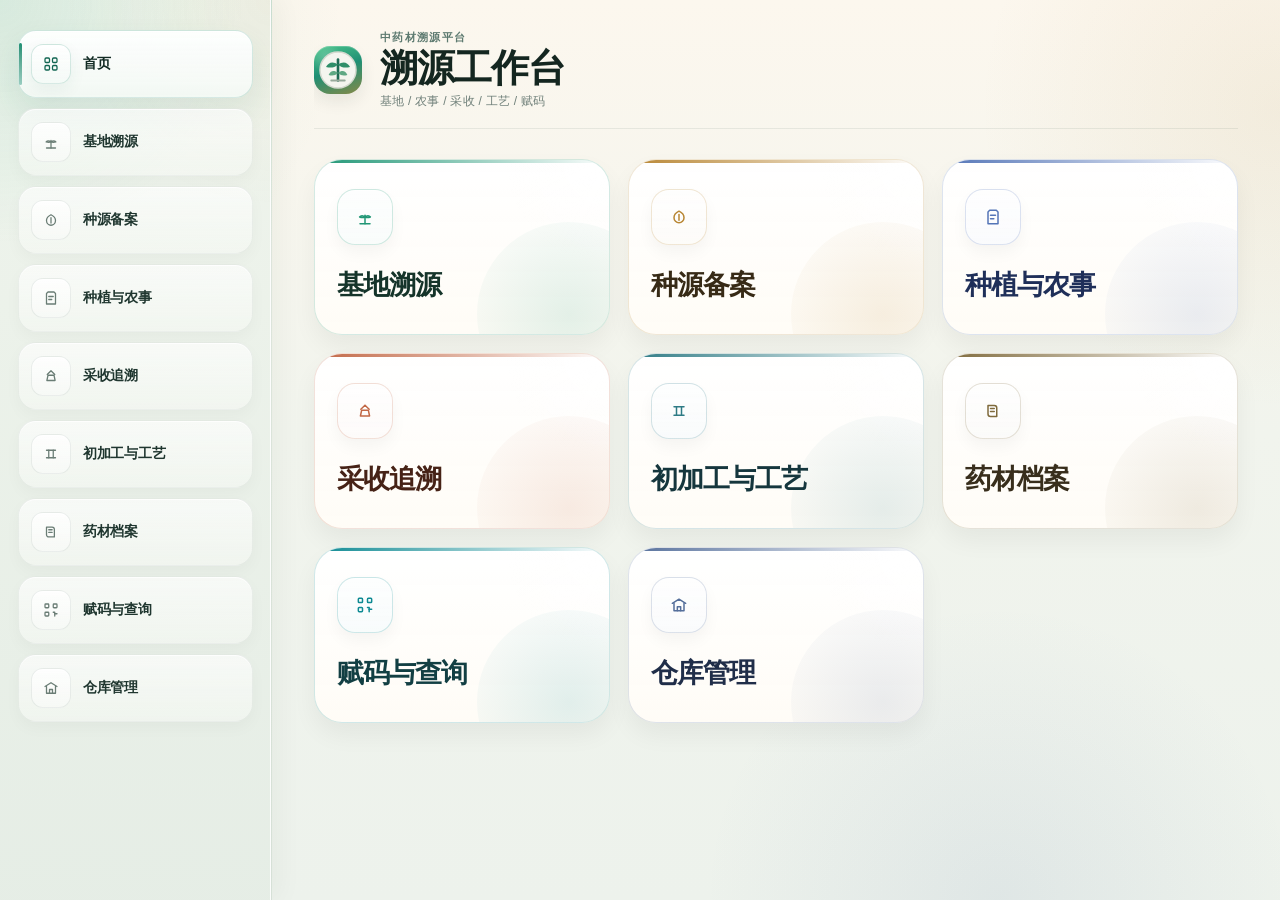
<file: public/index.html>
<!DOCTYPE html>
<html lang="zh-CN">
<head>
  <meta charset="UTF-8">
  <meta name="viewport" content="width=device-width, initial-scale=1.0">
  <meta name="theme-color" content="#1aa05a">
  <link rel="icon" href="data:image/svg+xml,%3Csvg xmlns='http://www.w3.org/2000/svg' viewBox='0 0 64 64'%3E%3Crect width='64' height='64' rx='16' fill='%231aa05a'/%3E%3Ctext x='32' y='42' font-size='34' text-anchor='middle' fill='white' font-family='Arial'%3E%E8%8D%AF%3C/text%3E%3C/svg%3E">
  <title>中药材溯源平台</title>
  <link rel="stylesheet" href="assets/trace-admin.css">
</head>
<body data-page="home">
  <div id="app"></div>
  <script src="assets/trace-admin.js" defer></script>
</body>
</html>
</file>
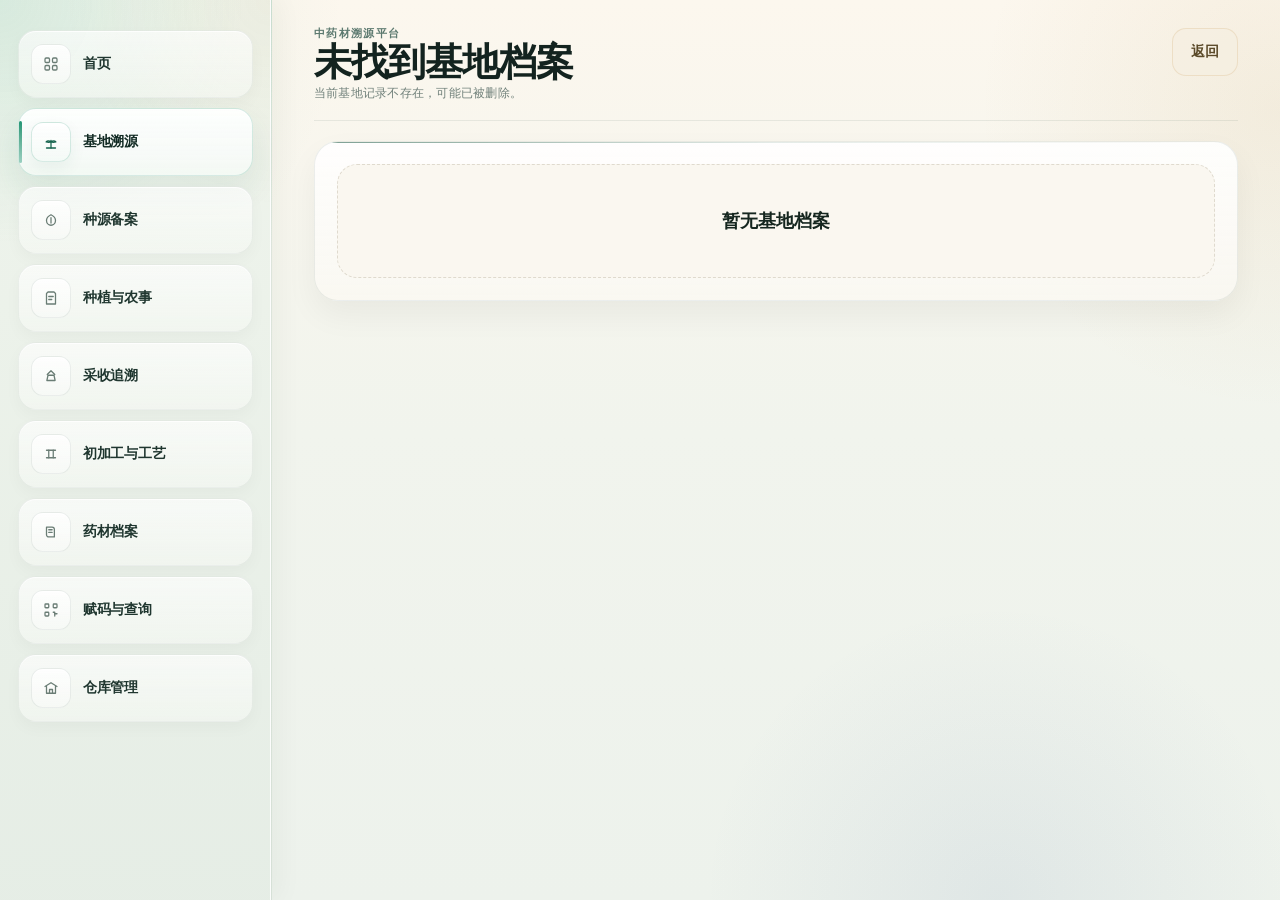
<file: public/base-detail.html>
<!DOCTYPE html>
<html lang="zh-CN">
<head>
  <meta charset="UTF-8">
  <meta name="viewport" content="width=device-width, initial-scale=1.0">
  <meta name="theme-color" content="#1aa05a">
  <link rel="icon" href="data:image/svg+xml,%3Csvg xmlns='http://www.w3.org/2000/svg' viewBox='0 0 64 64'%3E%3Crect width='64' height='64' rx='16' fill='%231aa05a'/%3E%3Ctext x='32' y='42' font-size='34' text-anchor='middle' fill='white' font-family='Arial'%3E%E8%8D%AF%3C/text%3E%3C/svg%3E">
  <title>中药材溯源平台 - 基地详情</title>
  <link rel="stylesheet" href="assets/trace-admin.css">
</head>
<body data-page="base-detail">
  <div id="app"></div>
  <script src="assets/trace-map-config.js" defer></script>
  <script src="assets/trace-admin.js" defer></script>
</body>
</html>
</file>
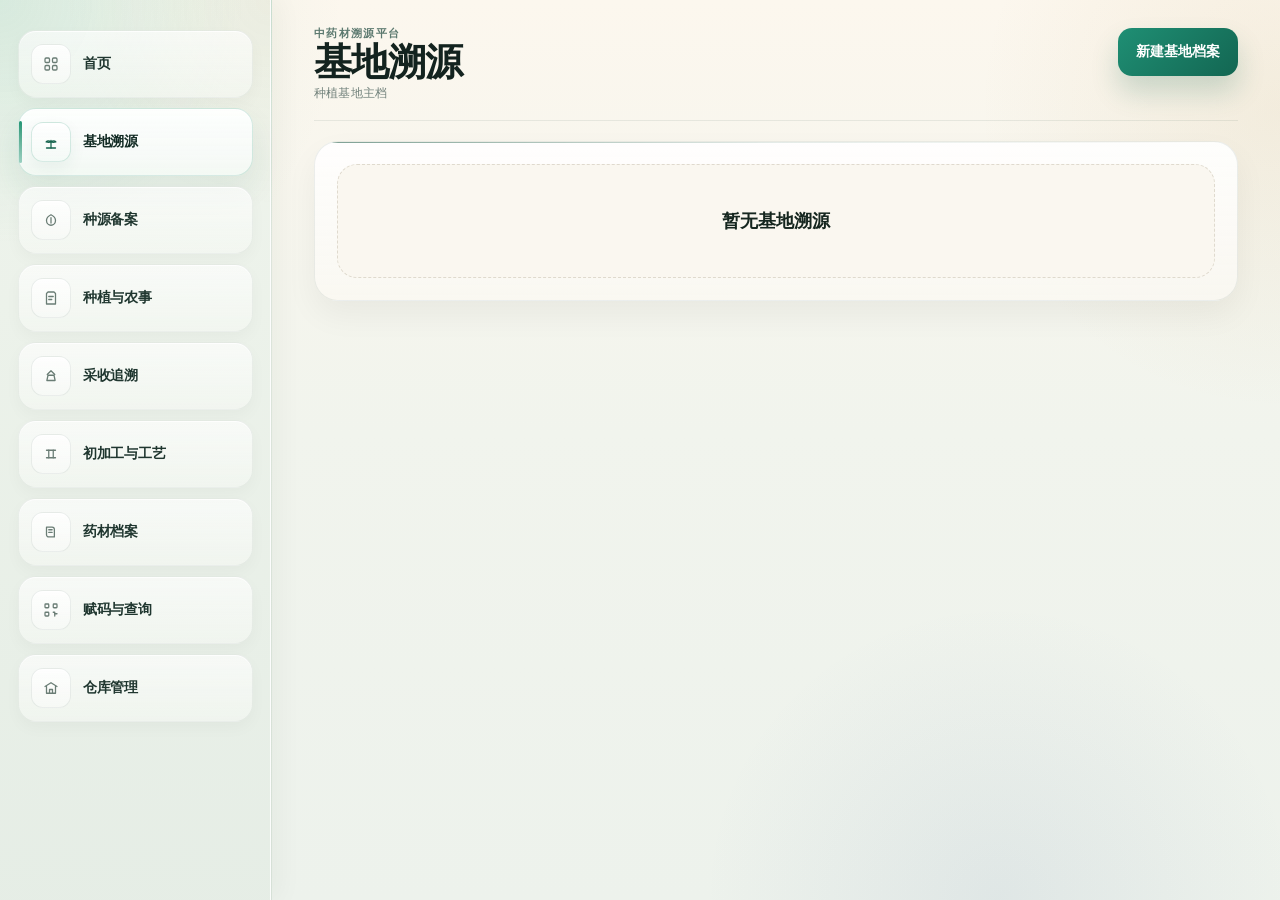
<file: public/base-trace.html>
<!DOCTYPE html>
<html lang="zh-CN">
<head>
  <meta charset="UTF-8">
  <meta name="viewport" content="width=device-width, initial-scale=1.0">
  <meta name="theme-color" content="#1aa05a">
  <link rel="icon" href="data:image/svg+xml,%3Csvg xmlns='http://www.w3.org/2000/svg' viewBox='0 0 64 64'%3E%3Crect width='64' height='64' rx='16' fill='%231aa05a'/%3E%3Ctext x='32' y='42' font-size='34' text-anchor='middle' fill='white' font-family='Arial'%3E%E8%8D%AF%3C/text%3E%3C/svg%3E">
  <title>中药材溯源平台 - 基地溯源</title>
  <link rel="stylesheet" href="assets/trace-admin.css">
</head>
<body data-page="base-trace">
  <div id="app"></div>
  <script src="assets/trace-map-config.js" defer></script>
  <script src="assets/trace-admin.js" defer></script>
</body>
</html>
</file>
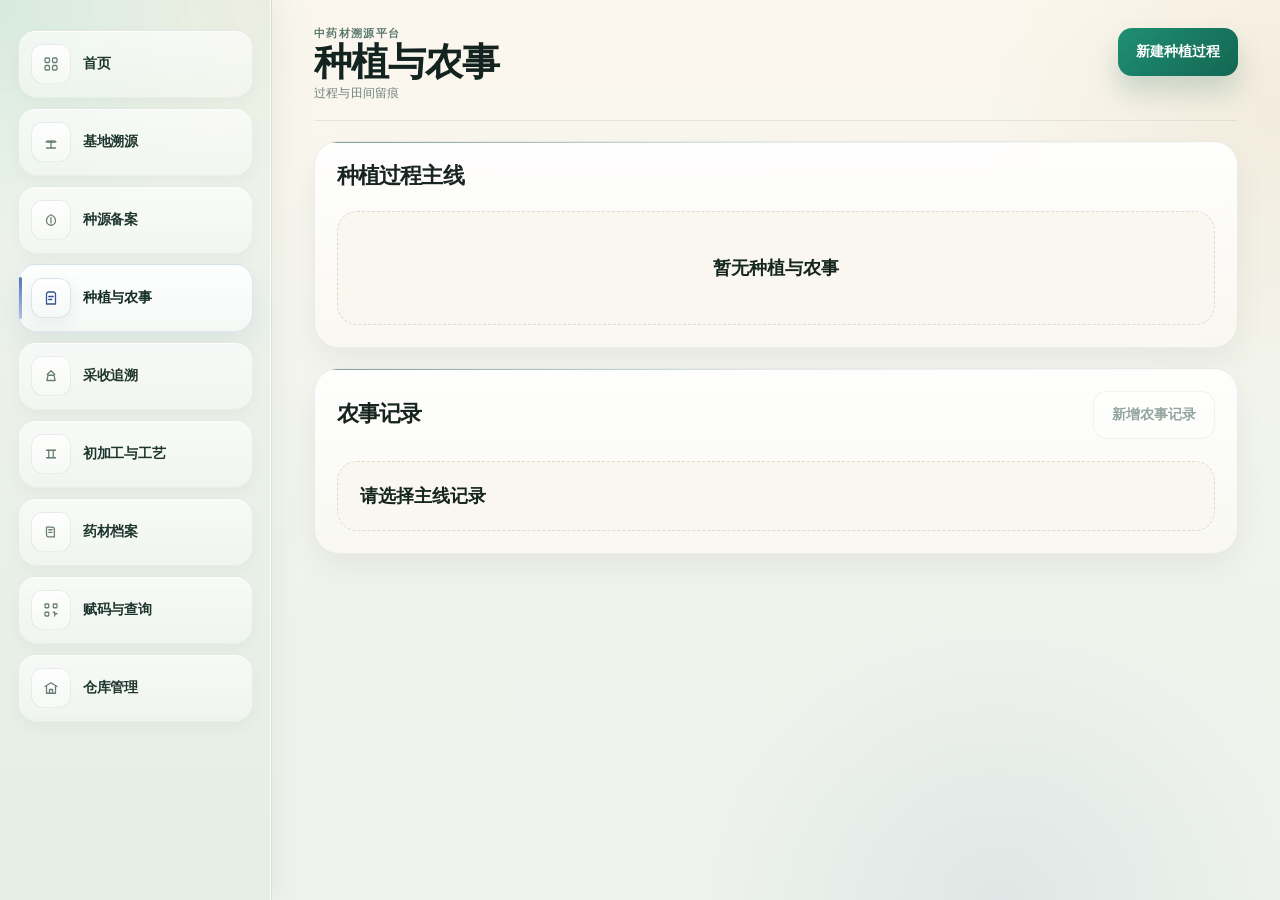
<file: public/farming-trace.html>
<!DOCTYPE html>
<html lang="zh-CN">
<head>
  <meta charset="UTF-8">
  <meta name="viewport" content="width=device-width, initial-scale=1.0">
  <meta name="theme-color" content="#1aa05a">
  <link rel="icon" href="data:image/svg+xml,%3Csvg xmlns='http://www.w3.org/2000/svg' viewBox='0 0 64 64'%3E%3Crect width='64' height='64' rx='16' fill='%231aa05a'/%3E%3Ctext x='32' y='42' font-size='34' text-anchor='middle' fill='white' font-family='Arial'%3E%E8%8D%AF%3C/text%3E%3C/svg%3E">
  <title>中药材溯源平台 - 农事溯源</title>
  <link rel="stylesheet" href="assets/trace-admin.css">
</head>
<body data-page="farming-trace">
  <div id="app"></div>
  <script src="assets/trace-admin.js" defer></script>
</body>
</html>
</file>
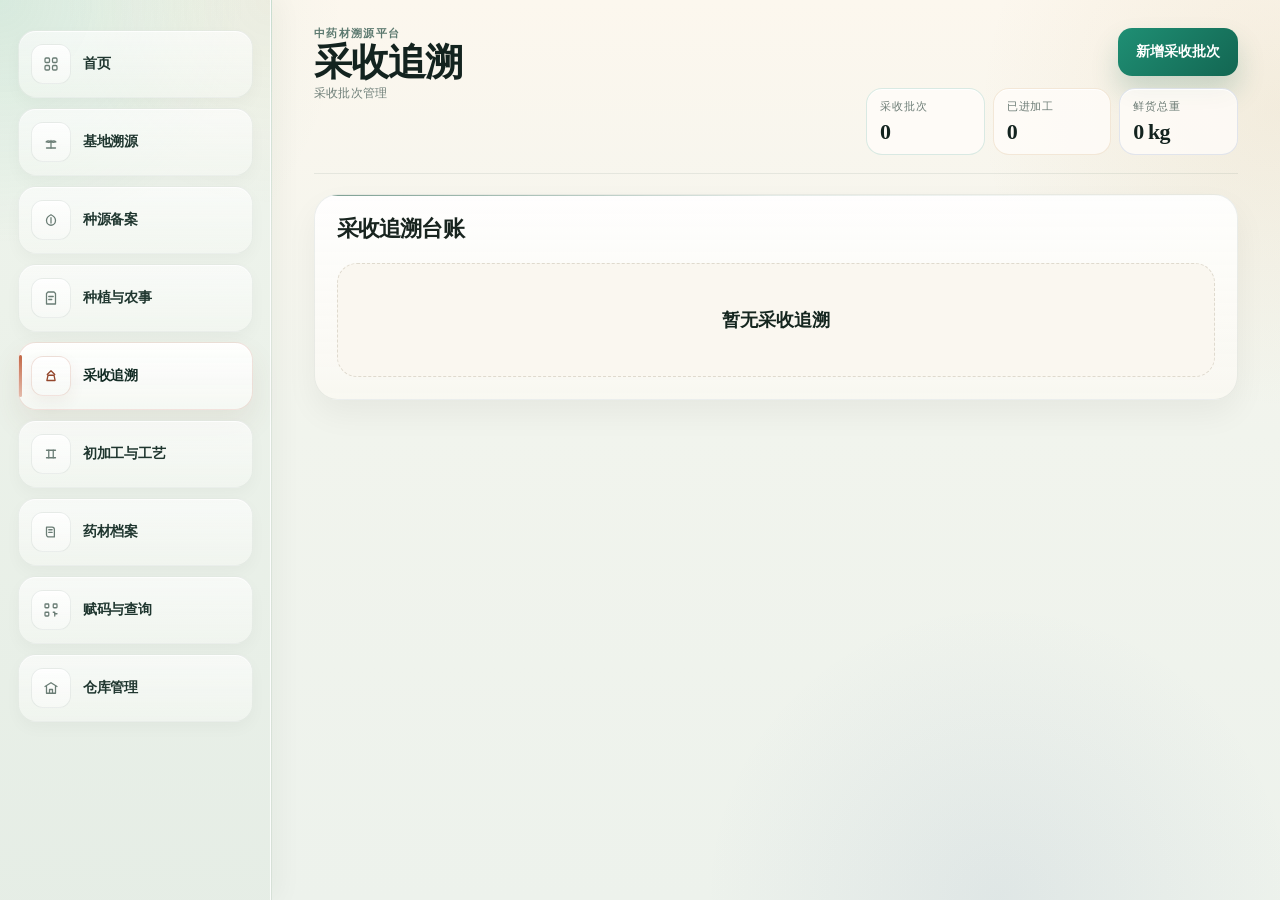
<file: public/harvest-trace.html>
<!DOCTYPE html>
<html lang="zh-CN">
<head>
  <meta charset="UTF-8">
  <meta name="viewport" content="width=device-width, initial-scale=1.0">
  <meta name="theme-color" content="#1aa05a">
  <link rel="icon" href="data:image/svg+xml,%3Csvg xmlns='http://www.w3.org/2000/svg' viewBox='0 0 64 64'%3E%3Crect width='64' height='64' rx='16' fill='%231aa05a'/%3E%3Ctext x='32' y='42' font-size='34' text-anchor='middle' fill='white' font-family='Arial'%3E%E8%8D%AF%3C/text%3E%3C/svg%3E">
  <title>中药材溯源平台 - 采收追溯</title>
  <link rel="stylesheet" href="assets/trace-admin.css">
</head>
<body data-page="harvest-trace">
  <div id="app"></div>
  <script src="assets/trace-admin.js" defer></script>
</body>
</html>
</file>
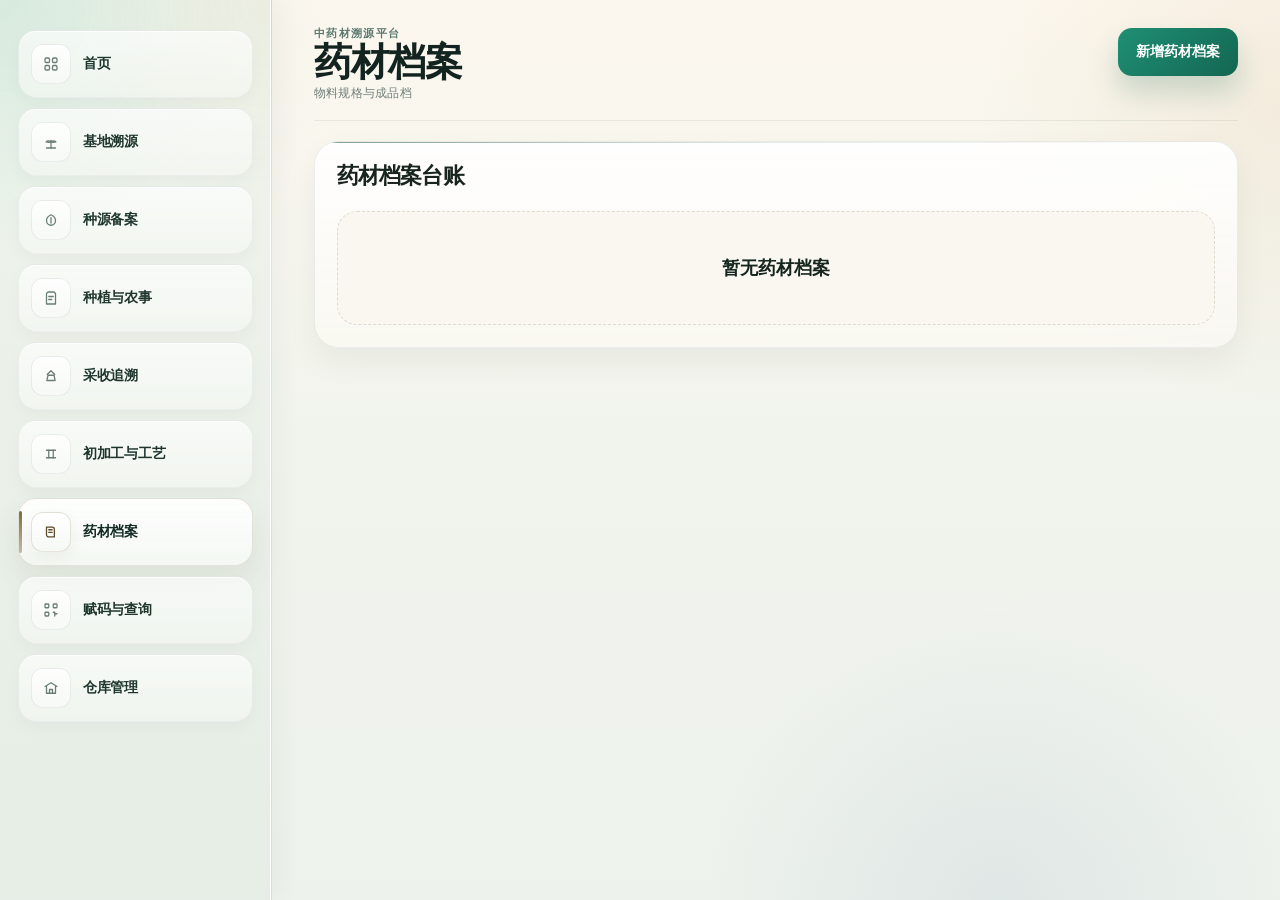
<file: public/herb-management.html>
<!DOCTYPE html>
<html lang="zh-CN">
<head>
  <meta charset="UTF-8">
  <meta name="viewport" content="width=device-width, initial-scale=1.0">
  <meta name="theme-color" content="#1aa05a">
  <link rel="icon" href="data:image/svg+xml,%3Csvg xmlns='http://www.w3.org/2000/svg' viewBox='0 0 64 64'%3E%3Crect width='64' height='64' rx='16' fill='%231aa05a'/%3E%3Ctext x='32' y='42' font-size='34' text-anchor='middle' fill='white' font-family='Arial'%3E%E8%8D%AF%3C/text%3E%3C/svg%3E">
  <title>中药材溯源平台 - 药材管理</title>
  <link rel="stylesheet" href="assets/trace-admin.css">
</head>
<body data-page="herb-management">
  <div id="app"></div>
  <script src="assets/trace-admin.js" defer></script>
</body>
</html>
</file>
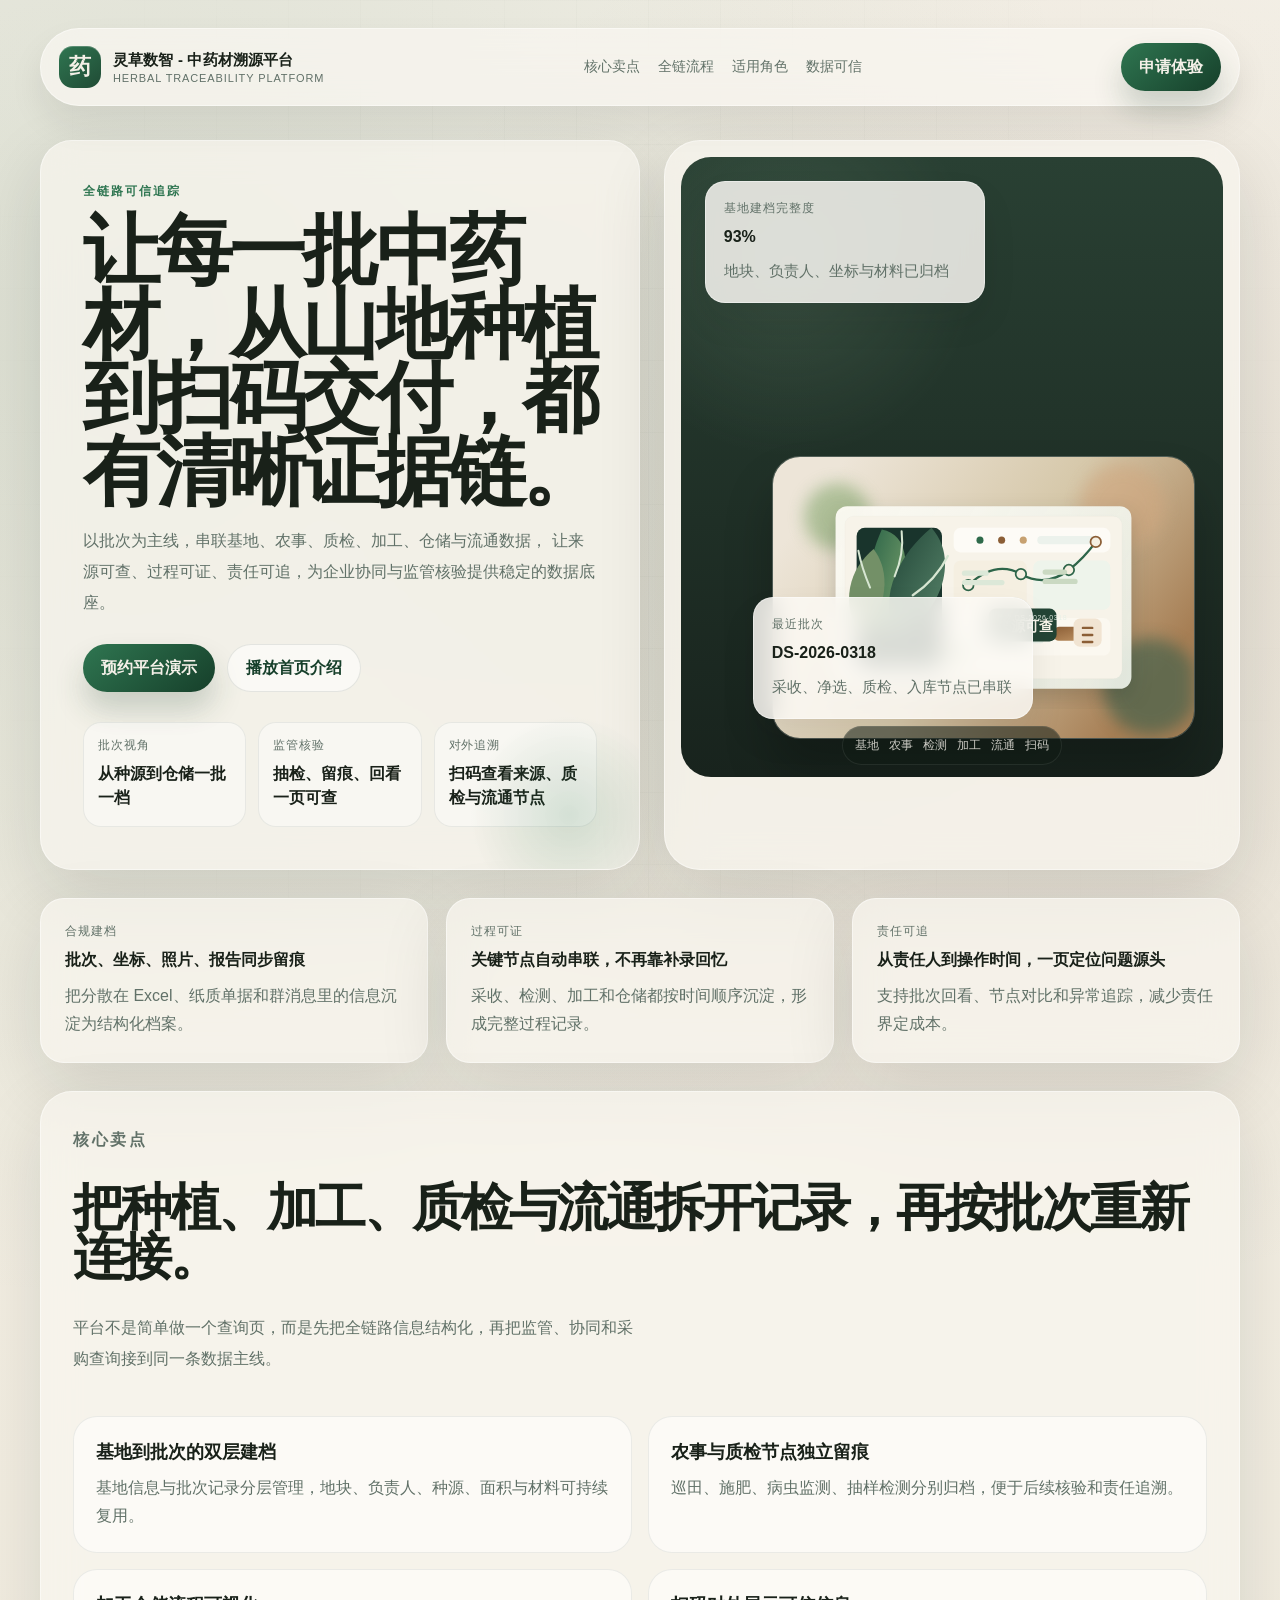
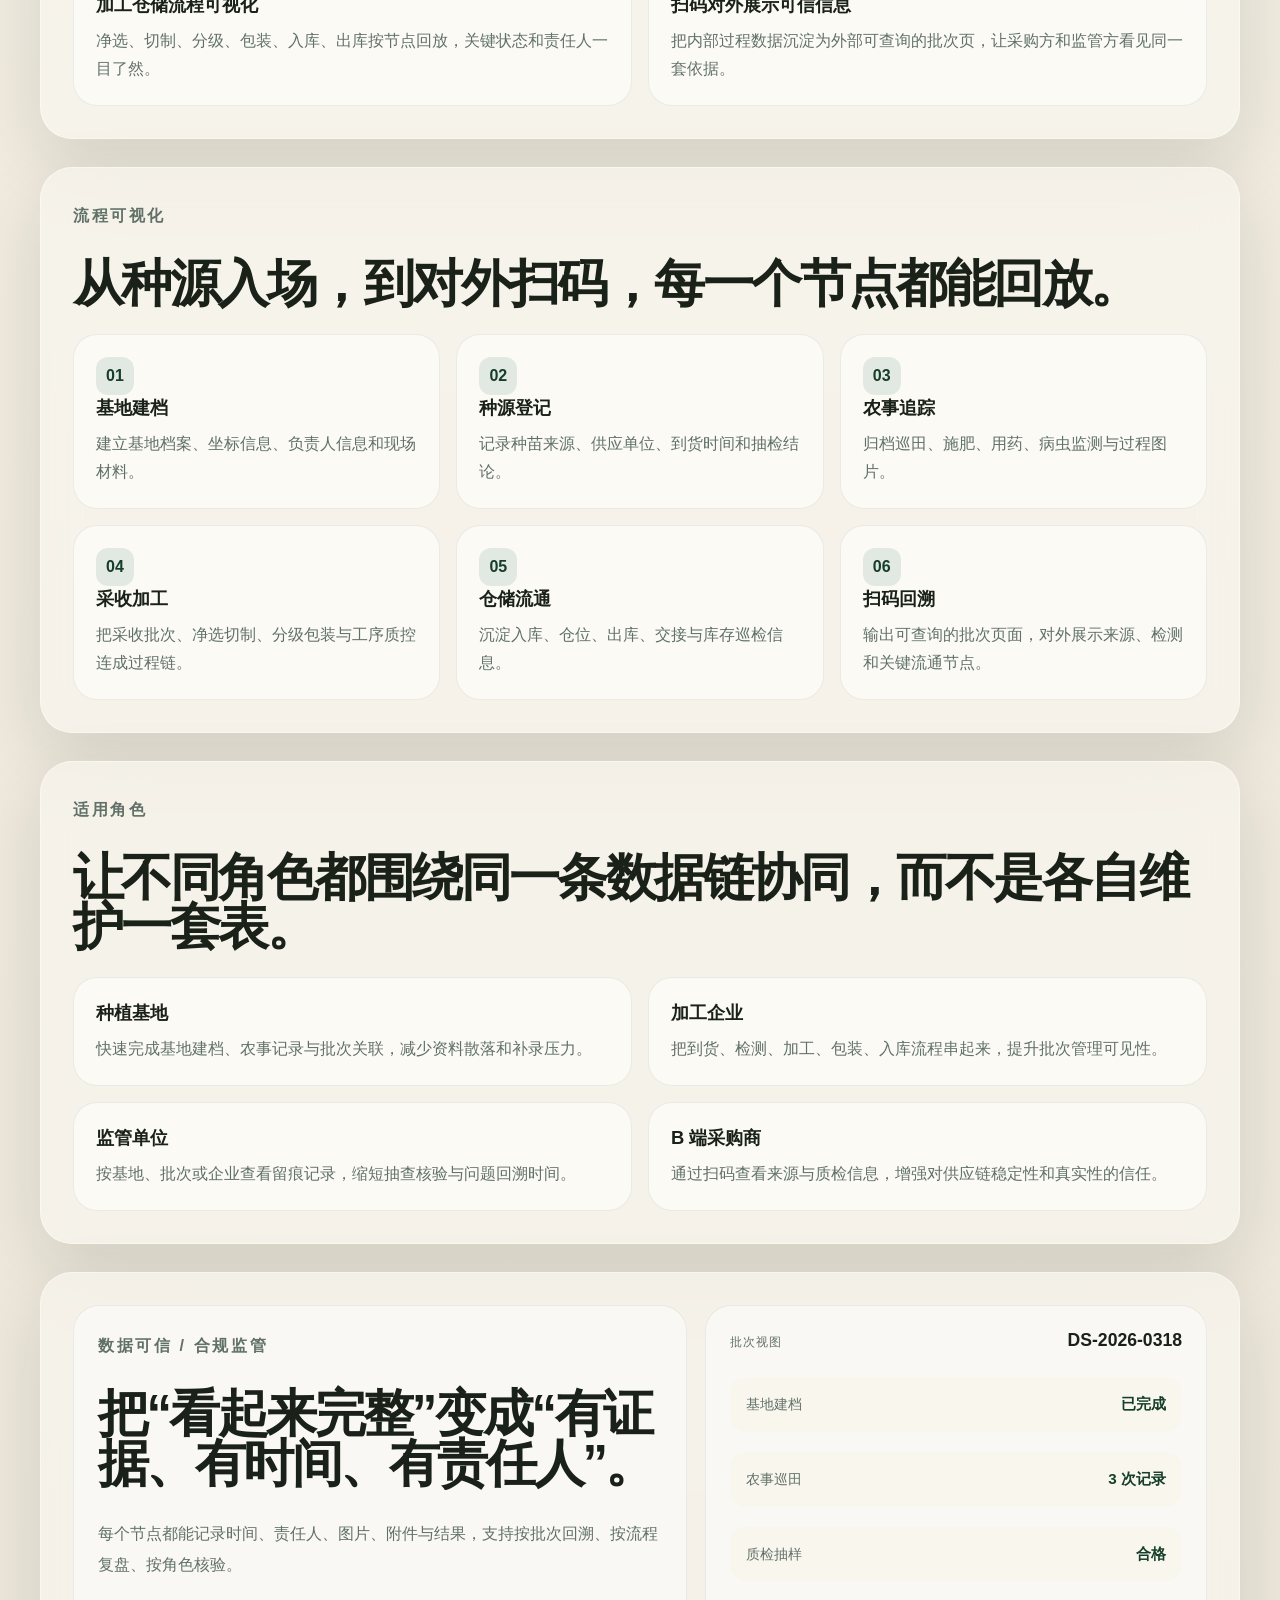
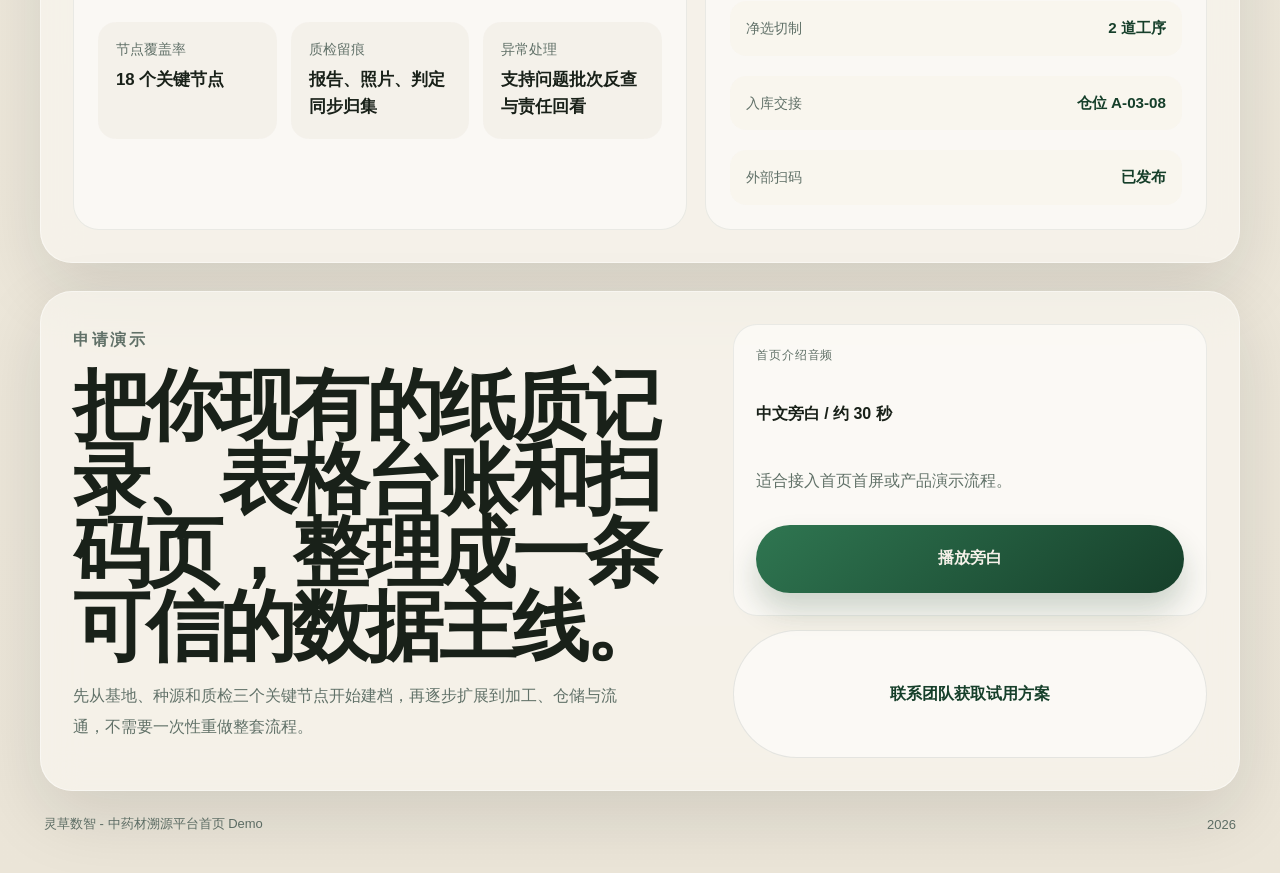
<file: public/herb-trace-home.html>
<!DOCTYPE html>
<html lang="zh-CN">
<head>
  <meta charset="UTF-8">
  <meta name="viewport" content="width=device-width, initial-scale=1.0">
  <meta name="theme-color" content="#22372e">
  <meta
    name="description"
    content="灵草数智 - 中药材溯源平台首页 demo，展示基地建档、农事追踪、质检合规、仓储流通和扫码回溯的全链路能力。"
  >
  <title>灵草数智 - 中药材溯源平台首页 Demo</title>
  <link rel="icon" type="image/svg+xml" href="favicon.svg">
  <link rel="stylesheet" href="assets/herb-trace-home.css">
</head>
<body>
  <div class="page-shell">
    <header class="topbar">
      <a class="brand" href="#hero" aria-label="灵草数智 - 中药材溯源平台">
        <span class="brand-mark">药</span>
        <span class="brand-copy">
          <strong>灵草数智 - 中药材溯源平台</strong>
          <span>Herbal Traceability Platform</span>
        </span>
      </a>
      <nav class="topnav" aria-label="页面导航">
        <a href="#capabilities">核心卖点</a>
        <a href="#workflow">全链流程</a>
        <a href="#roles">适用角色</a>
        <a href="#compliance">数据可信</a>
      </nav>
      <a class="topbar-action" href="#cta">申请体验</a>
    </header>

    <main>
      <section class="hero reveal" id="hero">
        <div class="hero-copy">
          <p class="eyebrow">全链路可信追踪</p>
          <h1>让每一批中药材，从山地种植到扫码交付，都有清晰证据链。</h1>
          <p class="hero-lead">
            以批次为主线，串联基地、农事、质检、加工、仓储与流通数据，
            让来源可查、过程可证、责任可追，为企业协同与监管核验提供稳定的数据底座。
          </p>
          <div class="hero-actions">
            <a class="button button-primary" href="#cta">预约平台演示</a>
            <button class="button button-secondary" id="audio-toggle" type="button">
              播放首页介绍
            </button>
          </div>
          <div class="hero-notes">
            <div>
              <span>批次视角</span>
              <strong>从种源到仓储一批一档</strong>
            </div>
            <div>
              <span>监管核验</span>
              <strong>抽检、留痕、回看一页可查</strong>
            </div>
            <div>
              <span>对外追溯</span>
              <strong>扫码查看来源、质检与流通节点</strong>
            </div>
          </div>
        </div>

        <div class="hero-visual">
          <div class="visual-stage">
            <div class="visual-video-wrap">
              <video
                class="hero-video"
                id="hero-video"
                autoplay
                muted
                loop
                playsinline
                preload="metadata"
                aria-label="灵草数智 - 中药材溯源平台背景视频"
              >
                <source src="assets/videos/bg-herb-trace-sora.mp4" type="video/mp4">
              </video>
            </div>
            <img
              class="hero-image"
              src="assets/images/hero-herb-trace-local.svg"
              alt="灵草数智 - 中药材溯源平台主视觉"
            >
            <div class="floating-card floating-card-primary">
              <span>基地建档完整度</span>
              <strong>93%</strong>
              <p>地块、负责人、坐标与材料已归档</p>
            </div>
            <div class="floating-card floating-card-secondary">
              <span>最近批次</span>
              <strong>DS-2026-0318</strong>
              <p>采收、净选、质检、入库节点已串联</p>
            </div>
            <div class="floating-strip">
              <span>基地</span>
              <span>农事</span>
              <span>检测</span>
              <span>加工</span>
              <span>流通</span>
              <span>扫码</span>
            </div>
          </div>
        </div>
      </section>

      <section class="proof-grid reveal">
        <article class="proof-card">
          <span>合规建档</span>
          <strong>批次、坐标、照片、报告同步留痕</strong>
          <p>把分散在 Excel、纸质单据和群消息里的信息沉淀为结构化档案。</p>
        </article>
        <article class="proof-card">
          <span>过程可证</span>
          <strong>关键节点自动串联，不再靠补录回忆</strong>
          <p>采收、检测、加工和仓储都按时间顺序沉淀，形成完整过程记录。</p>
        </article>
        <article class="proof-card">
          <span>责任可追</span>
          <strong>从责任人到操作时间，一页定位问题源头</strong>
          <p>支持批次回看、节点对比和异常追踪，减少责任界定成本。</p>
        </article>
      </section>

      <section class="content-section reveal" id="capabilities">
        <div class="section-heading">
          <p class="eyebrow">核心卖点</p>
          <h2>把种植、加工、质检与流通拆开记录，再按批次重新连接。</h2>
          <p>
            平台不是简单做一个查询页，而是先把全链路信息结构化，再把监管、协同和采购查询接到同一条数据主线。
          </p>
        </div>
        <div class="feature-grid">
          <article class="feature-card">
            <h3>基地到批次的双层建档</h3>
            <p>基地信息与批次记录分层管理，地块、负责人、种源、面积与材料可持续复用。</p>
          </article>
          <article class="feature-card">
            <h3>农事与质检节点独立留痕</h3>
            <p>巡田、施肥、病虫监测、抽样检测分别归档，便于后续核验和责任追溯。</p>
          </article>
          <article class="feature-card">
            <h3>加工仓储流程可视化</h3>
            <p>净选、切制、分级、包装、入库、出库按节点回放，关键状态和责任人一目了然。</p>
          </article>
          <article class="feature-card">
            <h3>扫码对外展示可信信息</h3>
            <p>把内部过程数据沉淀为外部可查询的批次页，让采购方和监管方看见同一套依据。</p>
          </article>
        </div>
      </section>

      <section class="workflow reveal" id="workflow">
        <div class="section-heading">
          <p class="eyebrow">流程可视化</p>
          <h2>从种源入场，到对外扫码，每一个节点都能回放。</h2>
        </div>
        <div class="workflow-track">
          <article class="workflow-step">
            <span>01</span>
            <h3>基地建档</h3>
            <p>建立基地档案、坐标信息、负责人信息和现场材料。</p>
          </article>
          <article class="workflow-step">
            <span>02</span>
            <h3>种源登记</h3>
            <p>记录种苗来源、供应单位、到货时间和抽检结论。</p>
          </article>
          <article class="workflow-step">
            <span>03</span>
            <h3>农事追踪</h3>
            <p>归档巡田、施肥、用药、病虫监测与过程图片。</p>
          </article>
          <article class="workflow-step">
            <span>04</span>
            <h3>采收加工</h3>
            <p>把采收批次、净选切制、分级包装与工序质控连成过程链。</p>
          </article>
          <article class="workflow-step">
            <span>05</span>
            <h3>仓储流通</h3>
            <p>沉淀入库、仓位、出库、交接与库存巡检信息。</p>
          </article>
          <article class="workflow-step">
            <span>06</span>
            <h3>扫码回溯</h3>
            <p>输出可查询的批次页面，对外展示来源、检测和关键流通节点。</p>
          </article>
        </div>
      </section>

      <section class="content-section reveal" id="roles">
        <div class="section-heading">
          <p class="eyebrow">适用角色</p>
          <h2>让不同角色都围绕同一条数据链协同，而不是各自维护一套表。</h2>
        </div>
        <div class="role-grid">
          <article class="role-card">
            <h3>种植基地</h3>
            <p>快速完成基地建档、农事记录与批次关联，减少资料散落和补录压力。</p>
          </article>
          <article class="role-card">
            <h3>加工企业</h3>
            <p>把到货、检测、加工、包装、入库流程串起来，提升批次管理可见性。</p>
          </article>
          <article class="role-card">
            <h3>监管单位</h3>
            <p>按基地、批次或企业查看留痕记录，缩短抽查核验与问题回溯时间。</p>
          </article>
          <article class="role-card">
            <h3>B 端采购商</h3>
            <p>通过扫码查看来源与质检信息，增强对供应链稳定性和真实性的信任。</p>
          </article>
        </div>
      </section>

      <section class="compliance reveal" id="compliance">
        <div class="compliance-panel">
          <div class="section-heading">
            <p class="eyebrow">数据可信 / 合规监管</p>
            <h2>把“看起来完整”变成“有证据、有时间、有责任人”。</h2>
            <p>
              每个节点都能记录时间、责任人、图片、附件与结果，支持按批次回溯、按流程复盘、按角色核验。
            </p>
          </div>
          <div class="compliance-metrics">
            <div>
              <span>节点覆盖率</span>
              <strong>18 个关键节点</strong>
            </div>
            <div>
              <span>质检留痕</span>
              <strong>报告、照片、判定同步归集</strong>
            </div>
            <div>
              <span>异常处理</span>
              <strong>支持问题批次反查与责任回看</strong>
            </div>
          </div>
        </div>
        <div class="trace-board">
          <div class="trace-board-head">
            <span>批次视图</span>
            <strong>DS-2026-0318</strong>
          </div>
          <ul>
            <li><span>基地建档</span><strong>已完成</strong></li>
            <li><span>农事巡田</span><strong>3 次记录</strong></li>
            <li><span>质检抽样</span><strong>合格</strong></li>
            <li><span>净选切制</span><strong>2 道工序</strong></li>
            <li><span>入库交接</span><strong>仓位 A-03-08</strong></li>
            <li><span>外部扫码</span><strong>已发布</strong></li>
          </ul>
        </div>
      </section>

      <section class="cta reveal" id="cta">
        <div class="cta-copy">
          <p class="eyebrow">申请演示</p>
          <h2>把你现有的纸质记录、表格台账和扫码页，整理成一条可信的数据主线。</h2>
          <p>
            先从基地、种源和质检三个关键节点开始建档，再逐步扩展到加工、仓储与流通，不需要一次性重做整套流程。
          </p>
        </div>
        <div class="cta-side">
          <div class="audio-card" id="audio-card">
            <span>首页介绍音频</span>
            <strong>中文旁白 / 约 30 秒</strong>
            <p>适合接入首页首屏或产品演示流程。</p>
            <button class="button button-primary" id="audio-toggle-secondary" type="button">
              播放旁白
            </button>
          </div>
          <a class="button button-secondary button-block" href="mailto:demo@example.com">
            联系团队获取试用方案
          </a>
        </div>
      </section>
    </main>

    <footer class="footer">
      <span>灵草数智 - 中药材溯源平台首页 Demo</span>
      <span id="footer-year"></span>
    </footer>
  </div>

  <audio id="intro-audio" preload="metadata">
    <source src="assets/audio/intro-herb-trace-openai.mp3" type="audio/mpeg">
  </audio>

  <script src="assets/herb-trace-home.js" defer></script>
</body>
</html>
</file>
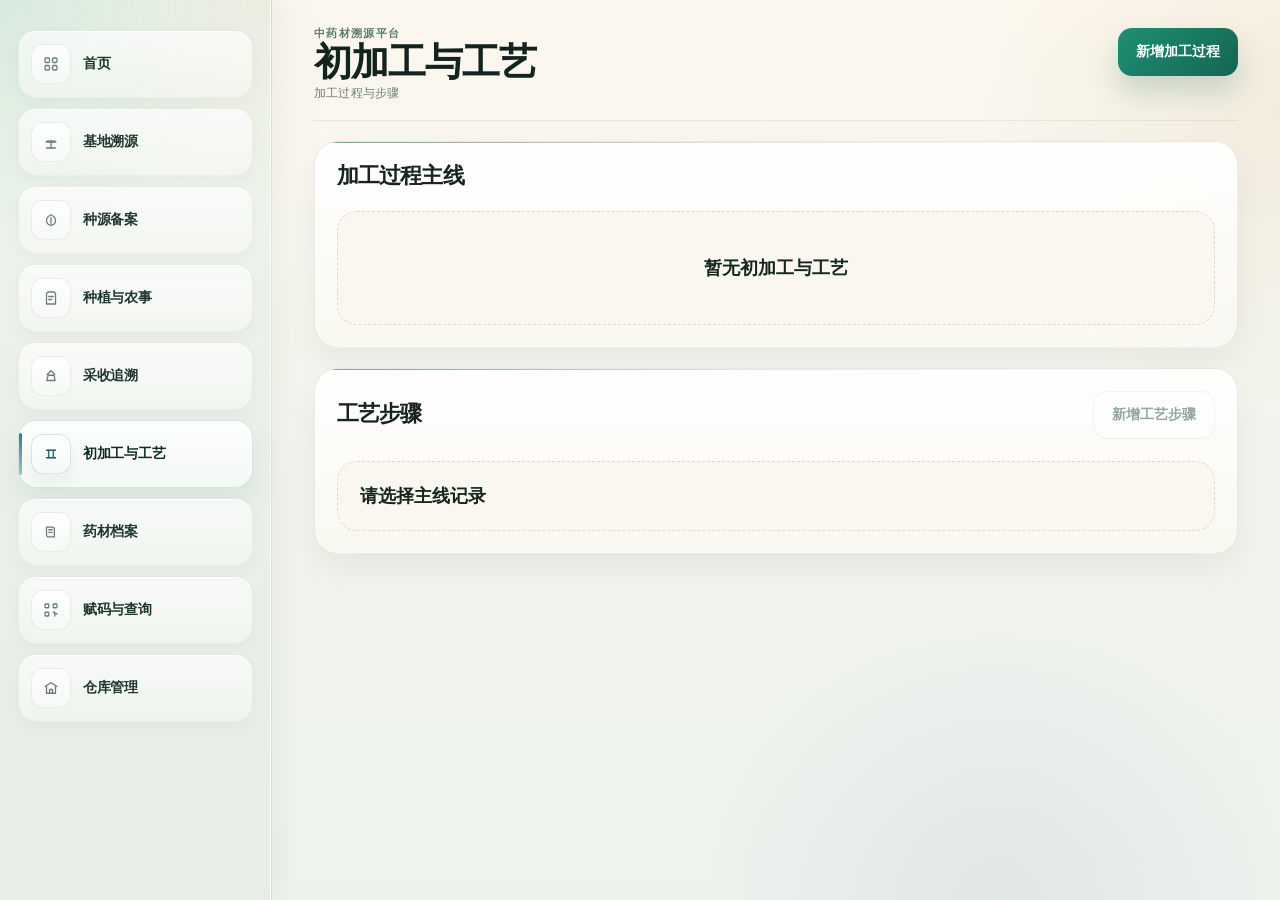
<file: public/processing-trace.html>
<!DOCTYPE html>
<html lang="zh-CN">
<head>
  <meta charset="UTF-8">
  <meta name="viewport" content="width=device-width, initial-scale=1.0">
  <meta name="theme-color" content="#1aa05a">
  <link rel="icon" href="data:image/svg+xml,%3Csvg xmlns='http://www.w3.org/2000/svg' viewBox='0 0 64 64'%3E%3Crect width='64' height='64' rx='16' fill='%231aa05a'/%3E%3Ctext x='32' y='42' font-size='34' text-anchor='middle' fill='white' font-family='Arial'%3E%E8%8D%AF%3C/text%3E%3C/svg%3E">
  <title>中药材溯源平台 - 初加工溯源</title>
  <link rel="stylesheet" href="assets/trace-admin.css">
</head>
<body data-page="processing-trace">
  <div id="app"></div>
  <script src="assets/trace-admin.js" defer></script>
</body>
</html>
</file>
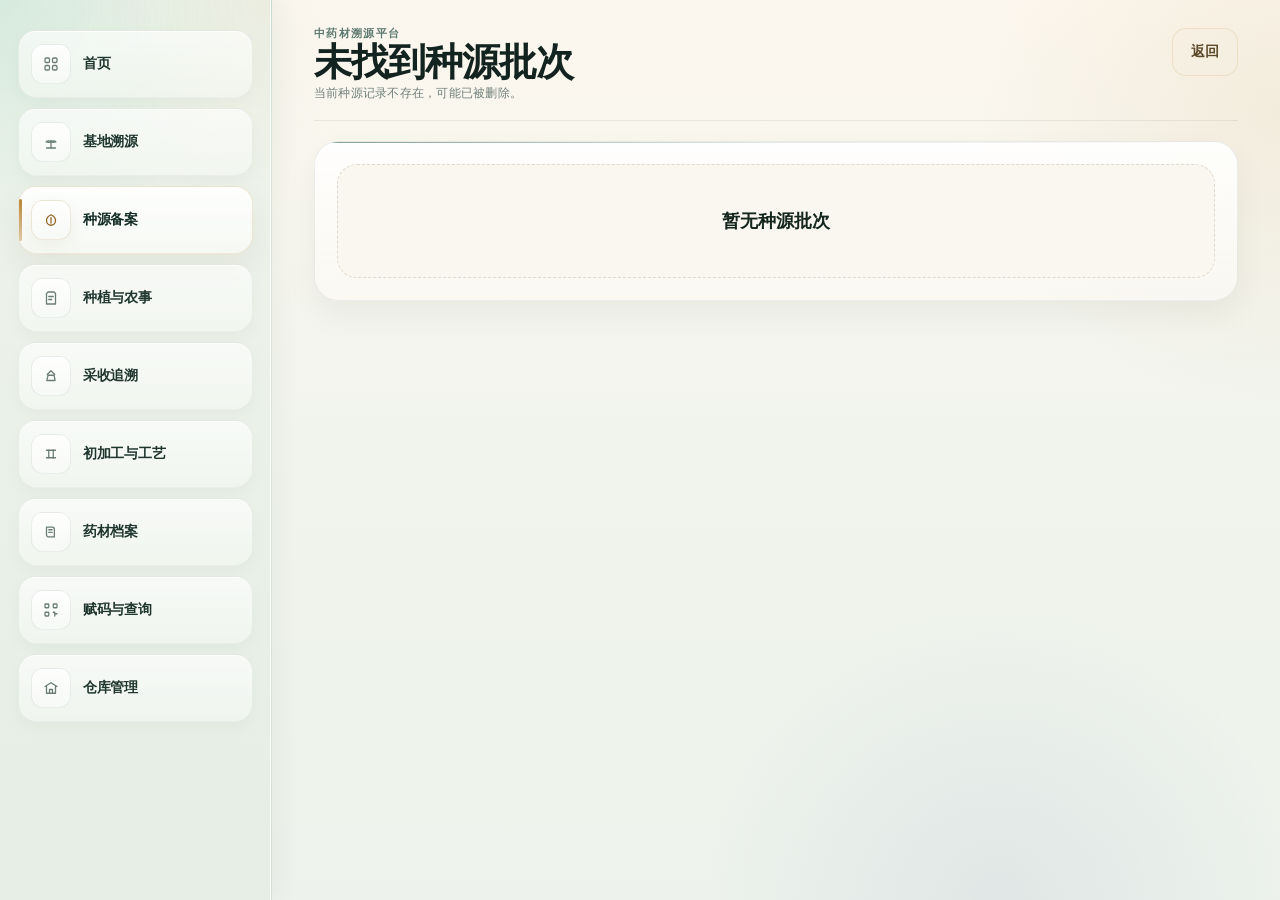
<file: public/seed-detail.html>
<!DOCTYPE html>
<html lang="zh-CN">
<head>
  <meta charset="UTF-8">
  <meta name="viewport" content="width=device-width, initial-scale=1.0">
  <meta name="theme-color" content="#1aa05a">
  <link rel="icon" href="data:image/svg+xml,%3Csvg xmlns='http://www.w3.org/2000/svg' viewBox='0 0 64 64'%3E%3Crect width='64' height='64' rx='16' fill='%231aa05a'/%3E%3Ctext x='32' y='42' font-size='34' text-anchor='middle' fill='white' font-family='Arial'%3E%E8%8D%AF%3C/text%3E%3C/svg%3E">
  <title>中药材溯源平台 - 种源详情</title>
  <link rel="stylesheet" href="assets/trace-admin.css">
</head>
<body data-page="seed-detail">
  <div id="app"></div>
  <script src="assets/trace-admin.js" defer></script>
</body>
</html>
</file>
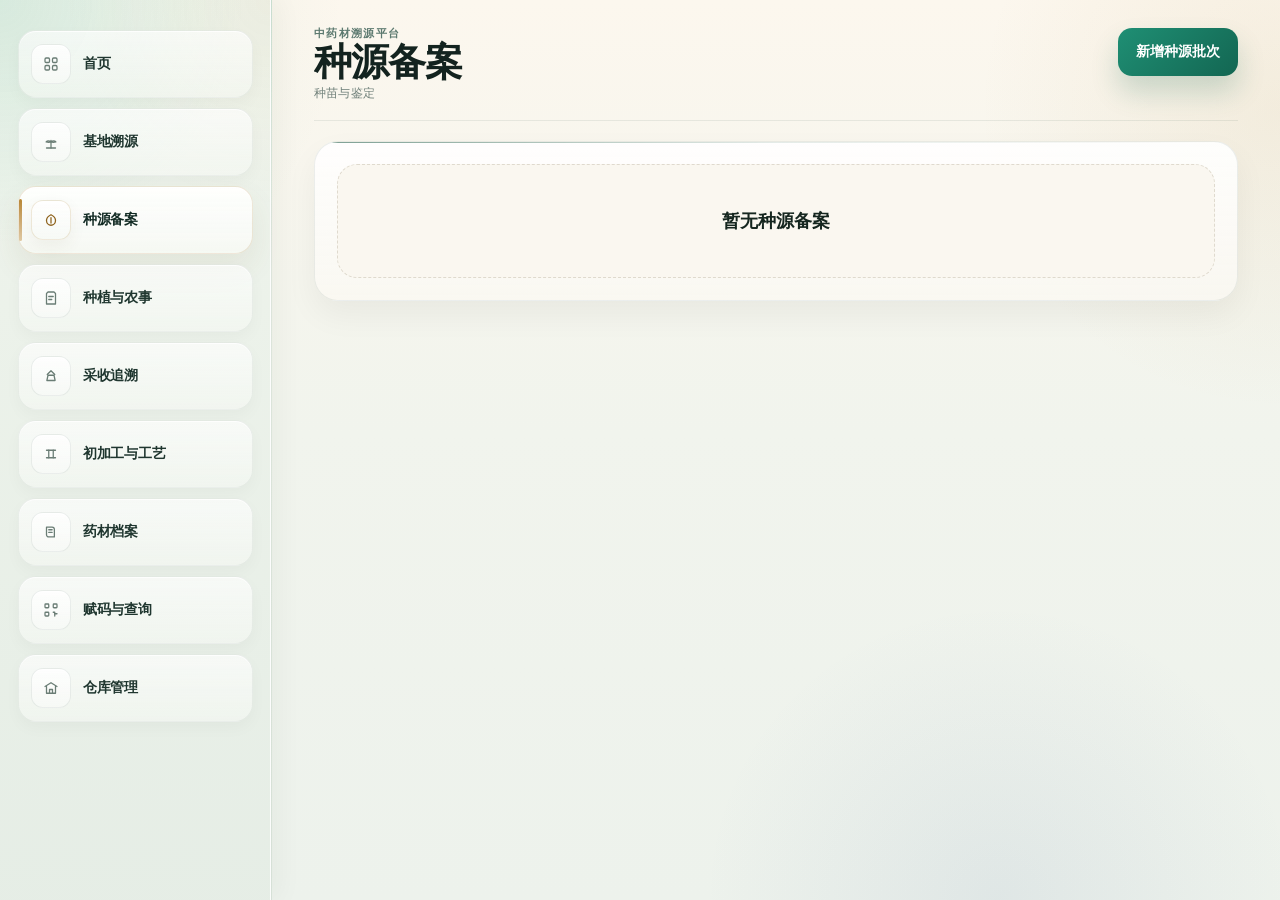
<file: public/seed-trace.html>
<!DOCTYPE html>
<html lang="zh-CN">
<head>
  <meta charset="UTF-8">
  <meta name="viewport" content="width=device-width, initial-scale=1.0">
  <meta name="theme-color" content="#1aa05a">
  <link rel="icon" href="data:image/svg+xml,%3Csvg xmlns='http://www.w3.org/2000/svg' viewBox='0 0 64 64'%3E%3Crect width='64' height='64' rx='16' fill='%231aa05a'/%3E%3Ctext x='32' y='42' font-size='34' text-anchor='middle' fill='white' font-family='Arial'%3E%E8%8D%AF%3C/text%3E%3C/svg%3E">
  <title>中药材溯源平台 - 种子溯源</title>
  <link rel="stylesheet" href="assets/trace-admin.css">
</head>
<body data-page="seed-trace">
  <div id="app"></div>
  <script src="assets/trace-admin.js" defer></script>
</body>
</html>
</file>
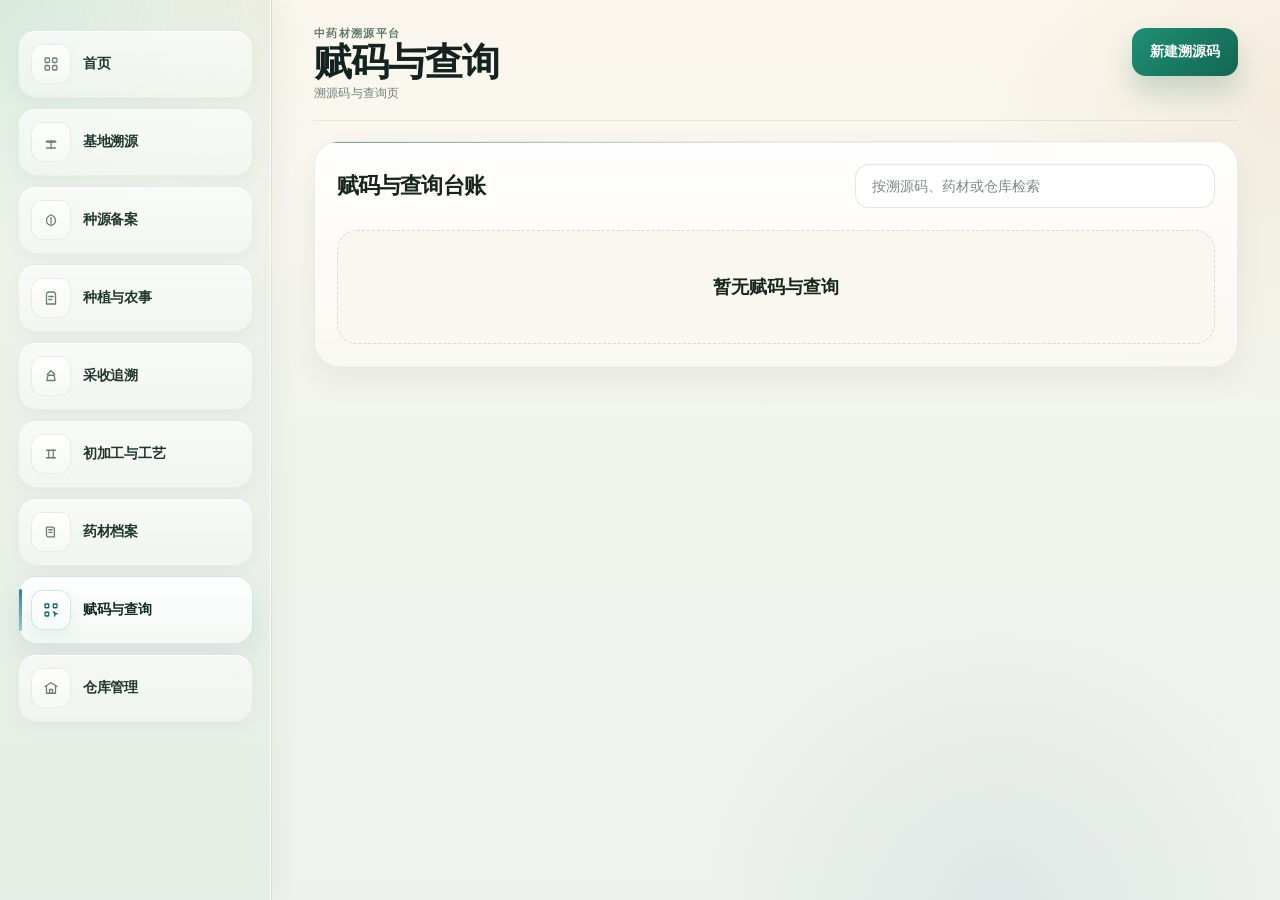
<file: public/trace-code-management.html>
<!DOCTYPE html>
<html lang="zh-CN">
<head>
  <meta charset="UTF-8">
  <meta name="viewport" content="width=device-width, initial-scale=1.0">
  <meta name="theme-color" content="#1aa05a">
  <link rel="icon" href="data:image/svg+xml,%3Csvg xmlns='http://www.w3.org/2000/svg' viewBox='0 0 64 64'%3E%3Crect width='64' height='64' rx='16' fill='%231aa05a'/%3E%3Ctext x='32' y='42' font-size='34' text-anchor='middle' fill='white' font-family='Arial'%3E%E8%8D%AF%3C/text%3E%3C/svg%3E">
  <title>中药材溯源平台 - 药材溯源码管理</title>
  <link rel="stylesheet" href="assets/trace-admin.css">
</head>
<body data-page="trace-code-management">
  <div id="app"></div>
  <script src="assets/trace-admin.js" defer></script>
</body>
</html>
</file>
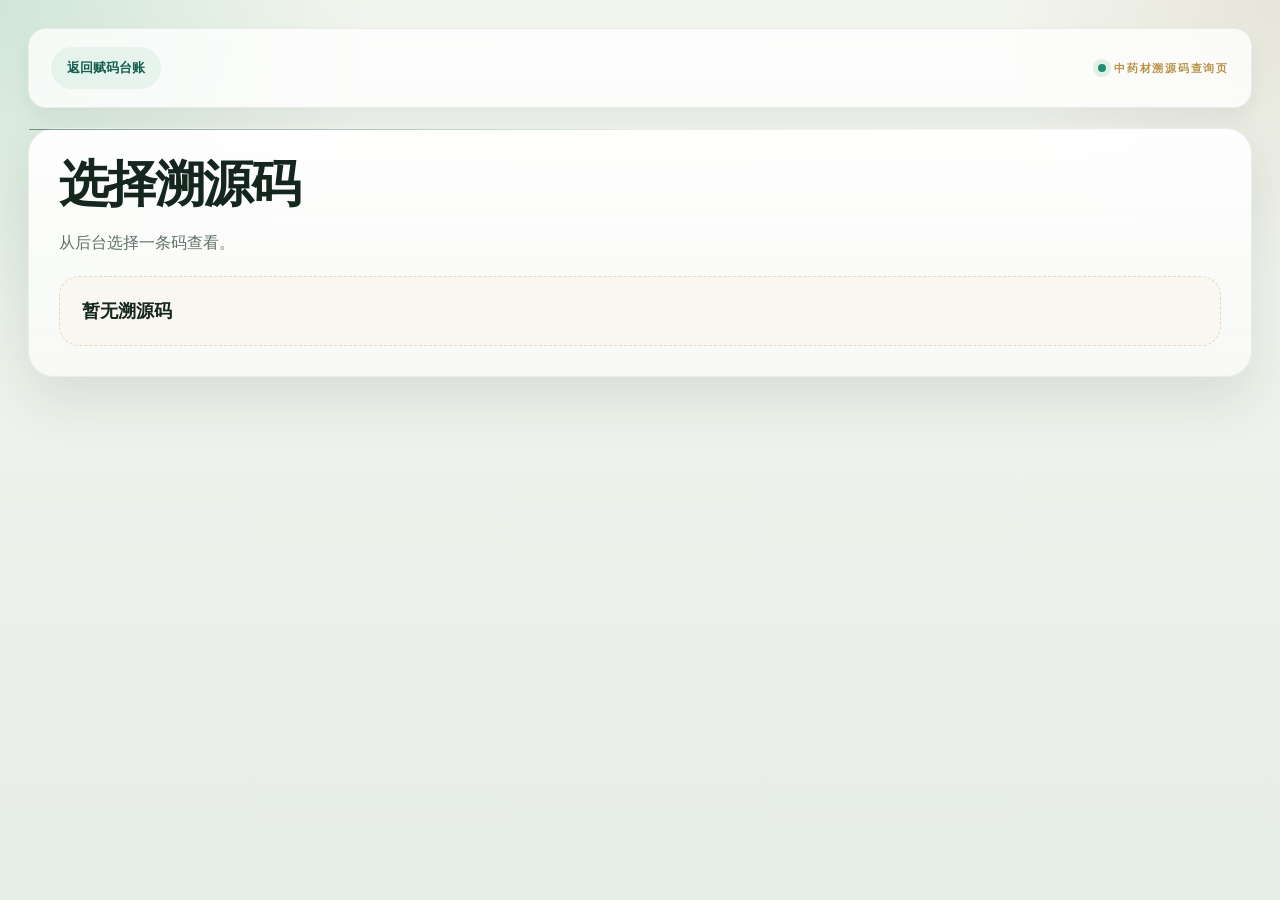
<file: public/trace-query.html>
<!DOCTYPE html>
<html lang="zh-CN">
<head>
  <meta charset="UTF-8">
  <meta name="viewport" content="width=device-width, initial-scale=1.0">
  <meta name="theme-color" content="#1f9c5e">
  <link rel="icon" href="data:image/svg+xml,%3Csvg xmlns='http://www.w3.org/2000/svg' viewBox='0 0 64 64'%3E%3Crect width='64' height='64' rx='16' fill='%231f9c5e'/%3E%3Cpath d='M32 19V45' stroke='white' stroke-width='4' stroke-linecap='round'/%3E%3Cpath d='M32 27C25 20 18 22 14 29C21 31 26 31 32 27Z' fill='white' fill-opacity='.96'/%3E%3Cpath d='M32 27C39 20 46 22 50 29C43 31 38 31 32 27Z' fill='white' fill-opacity='.96'/%3E%3Cpath d='M32 37C26 31 21 33 18 39C23 41 27 41 32 37Z' fill='white' fill-opacity='.9'/%3E%3Cpath d='M32 37C38 31 43 33 46 39C41 41 37 41 32 37Z' fill='white' fill-opacity='.9'/%3E%3Cpath d='M22 48H42' stroke='white' stroke-width='3' stroke-linecap='round' stroke-opacity='.8'/%3E%3C/svg%3E">
  <title>中药材溯源码查询</title>
  <link rel="stylesheet" href="assets/trace-admin.css">
</head>
<body data-page="trace-query">
  <div id="app"></div>
  <script src="assets/trace-map-config.js" defer></script>
  <script src="assets/trace-admin.js" defer></script>
</body>
</html>
</file>
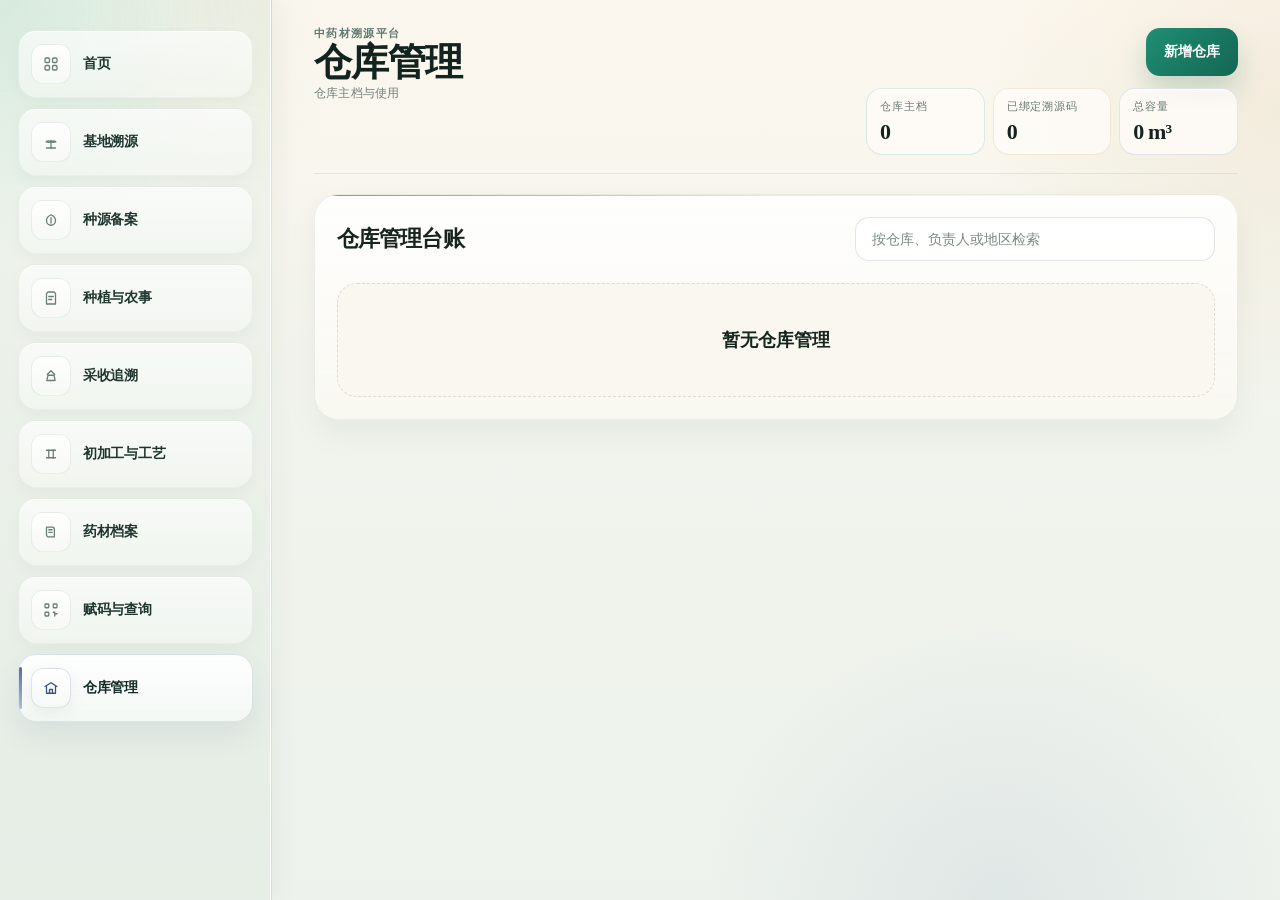
<file: public/warehouse-management.html>
<!DOCTYPE html>
<html lang="zh-CN">
<head>
  <meta charset="UTF-8">
  <meta name="viewport" content="width=device-width, initial-scale=1.0">
  <meta name="theme-color" content="#1aa05a">
  <link rel="icon" href="data:image/svg+xml,%3Csvg xmlns='http://www.w3.org/2000/svg' viewBox='0 0 64 64'%3E%3Crect width='64' height='64' rx='16' fill='%231aa05a'/%3E%3Ctext x='32' y='42' font-size='34' text-anchor='middle' fill='white' font-family='Arial'%3E%E8%8D%AF%3C/text%3E%3C/svg%3E">
  <title>中药材溯源平台 - 仓库管理</title>
  <link rel="stylesheet" href="assets/trace-admin.css">
</head>
<body data-page="warehouse-management">
  <div id="app"></div>
  <script src="assets/trace-admin.js" defer></script>
</body>
</html>
</file>
<file: public/assets/trace-admin.css>
:root {
  --bg: #eef2eb;
  --bg-soft: #f8f6ef;
  --bg-panel: rgba(255, 255, 255, 0.9);
  --bg-panel-strong: #ffffff;
  --bg-panel-muted: #f4f1e8;
  --bg-sidebar: #263033;
  --bg-sidebar-deep: #1f2729;
  --bg-sidebar-soft: rgba(255, 255, 255, 0.06);
  --text: #1d2931;
  --text-soft: #66717c;
  --text-faint: #93a0aa;
  --line: rgba(102, 126, 108, 0.18);
  --line-strong: rgba(86, 113, 93, 0.28);
  --accent: #1f9c5e;
  --accent-deep: #127347;
  --accent-soft: rgba(31, 156, 94, 0.12);
  --accent-glow: rgba(31, 156, 94, 0.22);
  --gold: #8d7441;
  --gold-soft: rgba(141, 116, 65, 0.12);
  --danger: #cb5546;
  --danger-soft: rgba(203, 85, 70, 0.12);
  --info-soft: rgba(38, 86, 131, 0.1);
  --shadow-xl: 0 30px 70px rgba(28, 37, 35, 0.12);
  --shadow-lg: 0 22px 44px rgba(28, 37, 35, 0.08);
  --shadow-md: 0 14px 32px rgba(28, 37, 35, 0.06);
  --shadow-sm: 0 8px 18px rgba(28, 37, 35, 0.05);
  --radius-2xl: 28px;
  --radius-xl: 22px;
  --radius-lg: 18px;
  --radius-md: 14px;
  --radius-sm: 10px;
  --font-body: "Source Han Sans SC", "PingFang SC", "Hiragino Sans GB", "Microsoft YaHei", sans-serif;
  --font-display: "Noto Serif SC", "Source Han Serif SC", "STSong", serif;
}

*,
*::before,
*::after {
  box-sizing: border-box;
}

html {
  scroll-behavior: smooth;
}

body {
  margin: 0;
  min-height: 100vh;
  background:
    radial-gradient(circle at 0% 0%, rgba(31, 156, 94, 0.14), transparent 26%),
    radial-gradient(circle at 100% 0%, rgba(141, 116, 65, 0.12), transparent 20%),
    linear-gradient(180deg, #f6f4ee 0%, #eef2eb 44%, #e8eee7 100%);
  color: var(--text);
  font-family: var(--font-body);
  -webkit-font-smoothing: antialiased;
  text-rendering: optimizeLegibility;
}

body::before {
  content: "";
  position: fixed;
  inset: 0;
  pointer-events: none;
  opacity: 0.22;
  background-image:
    linear-gradient(rgba(255, 255, 255, 0.35) 1px, transparent 1px),
    linear-gradient(90deg, rgba(255, 255, 255, 0.22) 1px, transparent 1px);
  background-size: 100% 28px, 28px 100%;
  mask-image: linear-gradient(180deg, rgba(0, 0, 0, 0.14), transparent 58%);
}

body.has-photo-window {
  overflow: hidden;
}

a {
  color: inherit;
  text-decoration: none;
}

img {
  display: block;
  max-width: 100%;
}

button,
input,
select,
textarea {
  font: inherit;
}

button {
  border: 0;
  background: none;
  padding: 0;
}

input,
select,
textarea {
  border: 1px solid var(--line);
  background: rgba(255, 255, 255, 0.88);
  color: var(--text);
  outline: none;
  transition: border-color 0.2s ease, box-shadow 0.2s ease, background 0.2s ease;
}

input:focus,
select:focus,
textarea:focus {
  border-color: rgba(31, 156, 94, 0.42);
  box-shadow: 0 0 0 4px rgba(31, 156, 94, 0.1);
  background: #fff;
}

input::placeholder,
textarea::placeholder {
  color: #98a3ad;
}

.app-shell {
  min-height: 100vh;
  display: grid;
  grid-template-columns: 280px minmax(0, 1fr);
}

.sidebar {
  position: sticky;
  top: 0;
  min-height: 100vh;
  padding: 22px 18px;
  display: flex;
  flex-direction: column;
  gap: 18px;
  background:
    radial-gradient(circle at 0% 0%, rgba(202, 218, 209, 0.1), transparent 26%),
    radial-gradient(circle at 100% 100%, rgba(31, 156, 94, 0.08), transparent 30%),
    linear-gradient(180deg, var(--bg-sidebar) 0%, var(--bg-sidebar-deep) 100%);
  border-right: 1px solid rgba(228, 236, 232, 0.08);
  box-shadow: inset -1px 0 0 rgba(255, 255, 255, 0.02);
  z-index: 4;
}

.sidebar-brand {
  position: relative;
  display: grid;
  grid-template-columns: 56px minmax(0, 1fr);
  gap: 14px;
  align-items: center;
  padding: 18px 16px;
  border-radius: 24px;
  background:
    linear-gradient(180deg, rgba(255, 255, 255, 0.06), rgba(255, 255, 255, 0.03)),
    rgba(255, 255, 255, 0.02);
  border: 1px solid rgba(227, 236, 232, 0.08);
  box-shadow:
    inset 0 1px 0 rgba(255, 255, 255, 0.08),
    0 18px 32px rgba(7, 12, 12, 0.18);
  overflow: hidden;
}

.sidebar-brand::before {
  content: "";
  position: absolute;
  inset: 0;
  background:
    linear-gradient(135deg, rgba(255, 255, 255, 0.06), transparent 42%),
    linear-gradient(225deg, rgba(31, 156, 94, 0.12), transparent 50%);
  pointer-events: none;
}

.brand-mark {
  position: relative;
  width: 56px;
  height: 56px;
  display: grid;
  place-items: center;
  border-radius: 18px;
  background:
    radial-gradient(circle at 30% 24%, rgba(255, 255, 255, 0.2), transparent 34%),
    linear-gradient(160deg, #31bb74 0%, #168d57 56%, #0e623d 100%);
  box-shadow:
    inset 0 1px 0 rgba(255, 255, 255, 0.16),
    0 12px 24px rgba(9, 14, 13, 0.26);
}

.brand-mark::after {
  content: "";
  position: absolute;
  inset: auto -10px -16px auto;
  width: 34px;
  height: 34px;
  border-radius: 50%;
  background: radial-gradient(circle, rgba(255, 255, 255, 0.18), rgba(255, 255, 255, 0));
  filter: blur(4px);
}

.brand-mark-svg {
  width: 100%;
  height: 100%;
}

.brand-copy {
  position: relative;
  min-width: 0;
  display: grid;
  gap: 4px;
}

.brand-kicker {
  font-size: 10px;
  font-weight: 700;
  letter-spacing: 0.16em;
  color: rgba(218, 226, 223, 0.62);
}

.brand-copy strong {
  font-family: var(--font-display);
  font-size: 23px;
  line-height: 1.12;
  letter-spacing: -0.03em;
  color: #f5f6f2;
}

.brand-copy small {
  font-size: 12px;
  line-height: 1.5;
  color: rgba(232, 237, 233, 0.72);
}

.nav-group {
  display: grid;
  gap: 8px;
}

.nav-item {
  display: grid;
  grid-template-columns: 40px minmax(0, 1fr) auto;
  gap: 12px;
  align-items: center;
  padding: 12px;
  border-radius: 18px;
  color: rgba(241, 244, 240, 0.82);
  border: 1px solid transparent;
  transition: transform 0.2s ease, background 0.2s ease, border-color 0.2s ease, box-shadow 0.2s ease;
}

.nav-item:hover {
  transform: translateX(2px);
  background: var(--bg-sidebar-soft);
  border-color: rgba(255, 255, 255, 0.06);
}

.nav-item.is-active {
  background:
    linear-gradient(135deg, rgba(44, 193, 116, 0.22), rgba(19, 102, 62, 0.28)),
    rgba(255, 255, 255, 0.04);
  border-color: rgba(144, 213, 174, 0.22);
  box-shadow:
    inset 0 1px 0 rgba(255, 255, 255, 0.06),
    0 16px 28px rgba(9, 14, 13, 0.18);
  color: #fff;
}

.nav-icon {
  width: 40px;
  height: 40px;
  display: grid;
  place-items: center;
  border-radius: 12px;
  background: rgba(255, 255, 255, 0.05);
  border: 1px solid rgba(255, 255, 255, 0.04);
}

.nav-item.is-active .nav-icon {
  background: rgba(255, 255, 255, 0.11);
  border-color: rgba(255, 255, 255, 0.1);
}

.nav-icon svg {
  width: 18px;
  height: 18px;
  display: block;
  stroke: currentColor;
  stroke-width: 1.7;
  stroke-linecap: round;
  stroke-linejoin: round;
  fill: none;
}

.nav-copy {
  min-width: 0;
  display: grid;
  gap: 2px;
}

.nav-copy strong {
  font-size: 14px;
  line-height: 1.25;
  font-weight: 700;
}

.nav-copy small {
  font-size: 11px;
  line-height: 1.35;
  color: rgba(223, 230, 225, 0.6);
}

.nav-count {
  min-width: 32px;
  height: 28px;
  padding: 0 8px;
  display: inline-flex;
  align-items: center;
  justify-content: center;
  border-radius: 999px;
  background: rgba(255, 255, 255, 0.05);
  color: rgba(246, 248, 244, 0.82);
  font-size: 12px;
  font-weight: 700;
}

.main {
  min-width: 0;
  padding: 30px 32px 40px;
}

.home-main,
.module-main {
  display: grid;
  gap: 24px;
}

.hero-panel,
.page-hero,
.panel,
.module-card,
.public-panel,
.public-code-card,
.public-empty-card,
.public-meta-card {
  animation: panel-rise 0.24s ease both;
}

@keyframes panel-rise {
  from {
    transform: translateY(8px);
  }

  to {
    transform: translateY(0);
  }
}

.hero-panel {
  position: relative;
  display: grid;
  grid-template-columns: minmax(0, 1.25fr) minmax(300px, 0.75fr);
  gap: 22px;
  min-height: 370px;
  padding: 36px;
  border-radius: var(--radius-2xl);
  background:
    radial-gradient(circle at 0% 0%, rgba(31, 156, 94, 0.16), transparent 26%),
    radial-gradient(circle at 100% 0%, rgba(141, 116, 65, 0.12), transparent 28%),
    linear-gradient(180deg, rgba(255, 255, 255, 0.84), rgba(255, 255, 255, 0.94));
  border: 1px solid rgba(236, 239, 232, 0.92);
  box-shadow: var(--shadow-xl);
  overflow: hidden;
}

.hero-panel::after {
  content: "";
  position: absolute;
  inset: auto 34px 0 auto;
  width: 320px;
  height: 140px;
  background:
    radial-gradient(circle at 50% 20%, rgba(31, 156, 94, 0.16), rgba(31, 156, 94, 0)),
    radial-gradient(circle at 70% 60%, rgba(141, 116, 65, 0.1), rgba(141, 116, 65, 0));
  pointer-events: none;
}

.hero-panel::before {
  content: "";
  position: absolute;
  inset: 26px auto auto 34px;
  width: 160px;
  height: 160px;
  border-radius: 50%;
  background: radial-gradient(circle, rgba(31, 156, 94, 0.12), rgba(31, 156, 94, 0));
  filter: blur(4px);
  pointer-events: none;
}

.hero-copy,
.page-copy,
.public-hero-copy {
  position: relative;
  z-index: 1;
}

.kicker,
.panel-kicker,
.public-kicker {
  display: inline-flex;
  align-items: center;
  gap: 8px;
  font-size: 11px;
  font-weight: 700;
  letter-spacing: 0.16em;
  color: var(--gold);
  text-transform: uppercase;
}

.kicker::before,
.public-kicker::before {
  content: "";
  width: 8px;
  height: 8px;
  border-radius: 50%;
  background: var(--accent);
  box-shadow: 0 0 0 5px rgba(31, 156, 94, 0.12);
}

.hero-copy h1,
.page-copy h1,
.public-hero-copy h1 {
  margin: 14px 0 12px;
  font-family: var(--font-display);
  font-size: clamp(38px, 4vw, 58px);
  line-height: 0.98;
  letter-spacing: -0.05em;
  color: #18232a;
}

.page-copy h1 {
  font-size: clamp(30px, 3vw, 44px);
}

.hero-copy p,
.page-copy p,
.public-hero-copy p {
  margin: 0;
  max-width: 720px;
  font-size: 18px;
  line-height: 1.8;
  color: var(--text-soft);
}

.page-copy p {
  font-size: 16px;
  max-width: 760px;
}

.hero-actions,
.command-actions,
.detail-actions,
.dialog-actions,
.panel-tools,
.photo-section-actions {
  display: flex;
  align-items: center;
  gap: 12px;
  flex-wrap: wrap;
}

.hero-actions {
  margin-top: 26px;
}

.hero-inline-stats {
  margin-top: 22px;
  display: flex;
  flex-wrap: wrap;
  gap: 12px;
}

.hero-inline-stats span,
.result-count {
  display: inline-flex;
  align-items: center;
  min-height: 36px;
  padding: 0 14px;
  border-radius: 999px;
  background: rgba(255, 255, 255, 0.72);
  border: 1px solid rgba(130, 151, 137, 0.18);
  color: #52616d;
  font-size: 13px;
  font-weight: 700;
}

.hero-track {
  margin-top: 22px;
  display: grid;
  grid-template-columns: repeat(4, minmax(0, 1fr));
  gap: 12px;
}

.hero-track-item {
  position: relative;
  display: grid;
  gap: 6px;
  padding: 14px 14px 16px;
  border-radius: 18px;
  background: rgba(255, 255, 255, 0.7);
  border: 1px solid rgba(214, 222, 216, 0.88);
  box-shadow: var(--shadow-sm);
  overflow: hidden;
}

.hero-track-item::before {
  content: "";
  position: absolute;
  inset: 0 0 auto 0;
  height: 3px;
  background: linear-gradient(90deg, rgba(131, 149, 138, 0.35), rgba(131, 149, 138, 0));
}

.hero-track-item.is-filled::before {
  background: linear-gradient(90deg, rgba(31, 156, 94, 0.95), rgba(31, 156, 94, 0));
}

.hero-track-item span {
  font-size: 11px;
  font-weight: 700;
  letter-spacing: 0.12em;
  color: var(--text-faint);
}

.hero-track-item strong {
  font-size: 16px;
  line-height: 1.35;
}

.hero-track-item em {
  font-style: normal;
  color: var(--text-soft);
  font-size: 13px;
}

.hero-side {
  position: relative;
  z-index: 1;
}

.spotlight-card {
  display: grid;
  gap: 18px;
  padding: 24px;
  height: 100%;
  border-radius: calc(var(--radius-2xl) - 6px);
  background:
    linear-gradient(180deg, rgba(31, 47, 48, 0.95), rgba(28, 37, 39, 0.96)),
    rgba(31, 39, 41, 0.96);
  color: #edf1ee;
  box-shadow: 0 20px 40px rgba(16, 22, 23, 0.24);
}

.spotlight-label {
  font-size: 11px;
  font-weight: 700;
  letter-spacing: 0.14em;
  color: rgba(223, 230, 225, 0.62);
}

.spotlight-progress {
  display: grid;
  gap: 4px;
}

.spotlight-progress strong {
  font-size: clamp(40px, 5vw, 54px);
  line-height: 1;
  font-family: var(--font-display);
  color: #f5f8f3;
}

.spotlight-progress span {
  font-size: 14px;
  color: rgba(222, 228, 224, 0.72);
}

.flow-meter {
  width: 100%;
  height: 12px;
  border-radius: 999px;
  overflow: hidden;
  background: rgba(255, 255, 255, 0.1);
}

.flow-meter-fill {
  height: 100%;
  border-radius: inherit;
  background: linear-gradient(90deg, #31bb74, #b6d68d);
  box-shadow: 0 0 18px rgba(49, 187, 116, 0.32);
}

.spotlight-list {
  display: grid;
  gap: 10px;
}

.spotlight-item {
  display: flex;
  align-items: center;
  justify-content: space-between;
  gap: 16px;
  padding: 12px 14px;
  border-radius: 14px;
  background: rgba(255, 255, 255, 0.05);
  border: 1px solid rgba(255, 255, 255, 0.06);
}

.spotlight-item span {
  font-size: 13px;
  color: rgba(223, 229, 225, 0.7);
}

.spotlight-item strong {
  font-size: 15px;
  color: #fff;
}

.module-card-grid {
  display: grid;
  grid-template-columns: repeat(auto-fit, minmax(240px, 1fr));
  gap: 16px;
}

.module-card {
  position: relative;
  display: grid;
  gap: 16px;
  min-height: 186px;
  padding: 24px 22px 22px;
  border-radius: var(--radius-xl);
  background:
    radial-gradient(circle at 100% 0%, rgba(31, 156, 94, 0.1), transparent 28%),
    linear-gradient(180deg, rgba(255, 255, 255, 0.95), rgba(255, 255, 255, 0.82)),
    #fff;
  border: 1px solid rgba(231, 237, 231, 0.9);
  box-shadow: var(--shadow-md);
  overflow: hidden;
  transition: transform 0.22s ease, box-shadow 0.22s ease, border-color 0.22s ease;
}

.module-card::before,
.panel::before,
.public-panel::before,
.public-meta-card::before,
.public-empty-card::before {
  content: "";
  position: absolute;
  inset: 0 0 auto 0;
  height: 3px;
  background: linear-gradient(90deg, rgba(31, 156, 94, 0.92), rgba(141, 116, 65, 0.4), rgba(31, 156, 94, 0));
}

.module-card:hover {
  transform: translateY(-4px);
  border-color: rgba(31, 156, 94, 0.22);
  box-shadow: 0 22px 36px rgba(28, 37, 35, 0.1);
}

.module-card-head {
  display: flex;
  align-items: center;
  gap: 12px;
}

.module-card-head strong {
  font-size: 19px;
  line-height: 1.35;
}

.module-icon {
  width: 44px;
  height: 44px;
  display: grid;
  place-items: center;
  flex: 0 0 44px;
  border-radius: 14px;
  background: linear-gradient(180deg, rgba(31, 156, 94, 0.16), rgba(31, 156, 94, 0.08));
  color: var(--accent-deep);
}

.module-icon svg {
  width: 18px;
  height: 18px;
  stroke: currentColor;
  stroke-width: 1.7;
  stroke-linecap: round;
  stroke-linejoin: round;
  fill: none;
}

.module-card p {
  margin: 0;
  color: var(--text-soft);
  line-height: 1.7;
  min-height: 48px;
}

.module-card-foot {
  margin-top: auto;
  display: flex;
  align-items: center;
  justify-content: space-between;
  gap: 12px;
  font-size: 13px;
}

.module-card-foot span {
  color: var(--text);
  font-weight: 700;
}

.module-card-foot em {
  font-style: normal;
  color: var(--text-soft);
}

.home-grid {
  display: grid;
  grid-template-columns: repeat(2, minmax(0, 1fr));
  gap: 20px;
}

.panel {
  position: relative;
  border-radius: var(--radius-xl);
  background: linear-gradient(180deg, rgba(255, 255, 255, 0.92), rgba(255, 255, 255, 0.84));
  border: 1px solid rgba(231, 237, 231, 0.9);
  box-shadow: var(--shadow-md);
  overflow: hidden;
}

.panel-headline,
.public-panel-head {
  display: flex;
  align-items: center;
  justify-content: space-between;
  gap: 16px;
  padding: 24px 24px 0;
}

.panel-headline h2,
.public-panel-head h2 {
  margin: 6px 0 0;
  font-family: var(--font-display);
  font-size: 26px;
  line-height: 1.1;
  letter-spacing: -0.03em;
}

.public-panel-head h2 {
  font-size: 22px;
}

.public-panel-head span {
  font-size: 12px;
  font-weight: 700;
  letter-spacing: 0.12em;
  color: var(--gold);
}

.panel-body {
  padding: 24px;
}

.task-list,
.activity-list {
  display: grid;
  gap: 12px;
}

.task-card,
.activity-item {
  width: 100%;
  display: grid;
  gap: 4px;
  padding: 16px 18px;
  border-radius: 16px;
  background: rgba(247, 249, 244, 0.92);
  border: 1px solid rgba(211, 221, 213, 0.78);
}

.task-card {
  text-align: left;
  cursor: pointer;
  transition: transform 0.2s ease, border-color 0.2s ease, box-shadow 0.2s ease;
}

.task-card:hover {
  transform: translateY(-2px);
  border-color: rgba(31, 156, 94, 0.22);
  box-shadow: var(--shadow-sm);
}

.task-card strong,
.activity-copy strong {
  font-size: 16px;
}

.task-card span,
.activity-copy span {
  color: var(--text-soft);
  line-height: 1.65;
}

.activity-item {
  grid-template-columns: 12px minmax(0, 1fr) auto;
  align-items: start;
  gap: 14px;
}

.activity-dot {
  width: 12px;
  height: 12px;
  margin-top: 7px;
  border-radius: 50%;
  background: linear-gradient(180deg, #38bd76, #198f58);
  box-shadow: 0 0 0 6px rgba(31, 156, 94, 0.1);
}

.activity-copy {
  display: grid;
  gap: 4px;
}

.activity-item time {
  white-space: nowrap;
  font-size: 12px;
  color: var(--text-faint);
}

.page-hero {
  display: grid;
  grid-template-columns: minmax(0, 1fr) minmax(320px, 0.92fr);
  gap: 22px;
  align-items: stretch;
}

.page-copy {
  position: relative;
  padding: 24px 28px;
  border-radius: 24px;
  background:
    radial-gradient(circle at 0% 0%, rgba(31, 156, 94, 0.12), transparent 28%),
    linear-gradient(180deg, rgba(255, 255, 255, 0.88), rgba(255, 255, 255, 0.74));
  border: 1px solid rgba(228, 235, 228, 0.92);
  box-shadow: var(--shadow-md);
  overflow: hidden;
}

.page-copy::after {
  content: "";
  position: absolute;
  right: -18px;
  bottom: -34px;
  width: 180px;
  height: 180px;
  border-radius: 50%;
  background: radial-gradient(circle, rgba(141, 116, 65, 0.12), rgba(141, 116, 65, 0));
}

.page-copy > * {
  position: relative;
  z-index: 1;
}

.stat-grid {
  display: grid;
  grid-template-columns: repeat(auto-fit, minmax(150px, 1fr));
  gap: 14px;
}

.stat-card,
.metric-card {
  padding: 18px;
  border-radius: 18px;
  background: linear-gradient(180deg, rgba(255, 255, 255, 0.9), rgba(245, 248, 244, 0.9));
  border: 1px solid rgba(220, 228, 221, 0.86);
  box-shadow: var(--shadow-sm);
}

.stat-card span,
.metric-card span {
  display: block;
  color: var(--text-soft);
  font-size: 13px;
  line-height: 1.5;
}

.stat-card strong,
.metric-card strong {
  display: block;
  margin-top: 8px;
  font-size: 28px;
  line-height: 1;
  font-family: var(--font-display);
  letter-spacing: -0.04em;
}

.stat-card.is-primary {
  background: linear-gradient(180deg, rgba(31, 156, 94, 0.14), rgba(255, 255, 255, 0.94));
  border-color: rgba(31, 156, 94, 0.2);
}

.stat-card.is-good {
  background: linear-gradient(180deg, rgba(141, 116, 65, 0.1), rgba(255, 255, 255, 0.94));
  border-color: rgba(141, 116, 65, 0.16);
}

.stat-card.is-normal {
  background: linear-gradient(180deg, rgba(62, 88, 113, 0.08), rgba(255, 255, 255, 0.94));
  border-color: rgba(62, 88, 113, 0.12);
}

.command-panel {
  padding: 18px 22px;
  display: flex;
  align-items: center;
  justify-content: space-between;
  gap: 16px;
  background:
    linear-gradient(180deg, rgba(255, 255, 255, 0.9), rgba(249, 251, 247, 0.94));
}

.search-wrap {
  min-width: 0;
  flex: 1 1 auto;
}

.search-wrap input {
  width: 100%;
  height: 54px;
  padding: 0 18px;
  border-radius: 16px;
  font-size: 16px;
  background:
    linear-gradient(180deg, rgba(253, 253, 250, 0.98), rgba(247, 249, 244, 0.94));
}

.content-layout {
  display: grid;
  grid-template-columns: minmax(0, 1.2fr) minmax(320px, 0.8fr);
  gap: 20px;
  align-items: start;
}

.table-panel,
.detail-panel {
  min-width: 0;
}

.detail-rail {
  display: grid;
  gap: 20px;
  position: sticky;
  top: 24px;
}

.table-wrap {
  overflow: auto;
  margin: 0 -2px;
}

.data-table {
  width: 100%;
  border-collapse: collapse;
  min-width: 760px;
}

.data-table thead th {
  padding: 14px 16px;
  text-align: left;
  font-size: 12px;
  font-weight: 700;
  letter-spacing: 0.08em;
  color: var(--text-faint);
  text-transform: uppercase;
  border-bottom: 1px solid rgba(215, 223, 216, 0.9);
}

.data-table tbody tr {
  cursor: pointer;
  transition: background 0.2s ease, transform 0.2s ease;
}

.data-table tbody tr:hover {
  background: rgba(31, 156, 94, 0.05);
}

.data-table tbody tr.is-selected {
  background:
    linear-gradient(90deg, rgba(31, 156, 94, 0.12), rgba(31, 156, 94, 0.04)),
    rgba(255, 255, 255, 0.88);
}

.data-table tbody tr.is-selected td {
  border-bottom-color: transparent;
}

.data-table tbody td {
  padding: 18px 16px;
  vertical-align: top;
  border-bottom: 1px solid rgba(226, 232, 227, 0.86);
  color: var(--text);
}

.row-detail {
  cursor: default;
}

.row-detail:hover {
  background: transparent;
}

.row-detail-cell {
  padding: 0 16px 22px;
  background: linear-gradient(180deg, rgba(247, 250, 246, 0.72), rgba(255, 255, 255, 0.56));
  border-bottom: 1px solid rgba(226, 232, 227, 0.86);
}

.row-detail-shell {
  padding: 18px;
  border-radius: 24px;
  background: linear-gradient(180deg, rgba(255, 255, 255, 0.98), rgba(248, 250, 245, 0.96));
  border: 1px solid rgba(216, 224, 217, 0.86);
  box-shadow: inset 0 1px 0 rgba(255, 255, 255, 0.88);
}

.title-cell,
.stacked-cell {
  display: grid;
  gap: 6px;
}

.title-cell strong,
.stacked-cell strong {
  font-size: 15px;
  line-height: 1.45;
}

.title-cell span,
.stacked-cell span {
  color: var(--text-soft);
  line-height: 1.5;
}

.metric-mini {
  display: inline-flex;
  align-items: center;
  min-height: 30px;
  padding: 0 12px;
  border-radius: 999px;
  background: rgba(31, 156, 94, 0.08);
  color: var(--accent-deep);
  font-size: 12px;
  font-weight: 700;
}

.status-pill,
.chip {
  display: inline-flex;
  align-items: center;
  justify-content: center;
  min-height: 32px;
  padding: 0 12px;
  border-radius: 999px;
  border: 1px solid transparent;
  font-size: 12px;
  font-weight: 700;
  white-space: nowrap;
}

.status-pill {
  background: rgba(31, 156, 94, 0.08);
  color: var(--accent-deep);
}

.status-pill.is-primary {
  background: rgba(31, 156, 94, 0.12);
}

.status-pill.is-good {
  background: rgba(141, 116, 65, 0.12);
  color: var(--gold);
}

.status-pill.is-neutral {
  background: rgba(88, 104, 118, 0.1);
  color: #556472;
}

.status-pill.is-warn,
.status-pill.is-pending {
  background: rgba(141, 116, 65, 0.12);
  color: var(--gold);
}

.chip {
  background: rgba(93, 109, 123, 0.08);
  color: #54616d;
  cursor: pointer;
}

.chip.neutral {
  background: rgba(93, 109, 123, 0.08);
  color: #54616d;
}

.chip.danger {
  background: var(--danger-soft);
  color: var(--danger);
}

.button {
  min-height: 46px;
  padding: 0 18px;
  border-radius: 15px;
  display: inline-flex;
  align-items: center;
  justify-content: center;
  gap: 8px;
  font-size: 14px;
  font-weight: 700;
  cursor: pointer;
  transition: transform 0.18s ease, box-shadow 0.18s ease, border-color 0.18s ease, background 0.18s ease;
}

.button:hover:not(:disabled) {
  transform: translateY(-1px);
}

.button:disabled {
  cursor: not-allowed;
  opacity: 0.45;
}

.button.primary {
  color: #fff;
  background: linear-gradient(180deg, #22a664 0%, #168d56 100%);
  box-shadow: 0 12px 22px var(--accent-glow);
}

.button.primary:hover:not(:disabled) {
  box-shadow: 0 16px 28px rgba(31, 156, 94, 0.24);
}

.button.secondary {
  color: var(--accent-deep);
  background: rgba(31, 156, 94, 0.08);
  border: 1px solid rgba(31, 156, 94, 0.14);
}

.button.ghost {
  color: var(--text);
  background: rgba(255, 255, 255, 0.78);
  border: 1px solid rgba(134, 150, 139, 0.18);
}

.button-inline {
  min-height: 42px;
  padding: 0 14px;
  font-size: 13px;
  flex: 0 0 auto;
}

.empty-state {
  display: grid;
  justify-items: center;
  gap: 10px;
  padding: 34px 24px;
  border-radius: 20px;
  border: 1px dashed rgba(174, 187, 178, 0.9);
  background: linear-gradient(180deg, rgba(248, 250, 246, 0.96), rgba(244, 247, 241, 0.86));
  text-align: center;
}

.empty-state strong {
  font-size: 20px;
  font-family: var(--font-display);
}

.empty-state span {
  max-width: 520px;
  color: var(--text-soft);
  line-height: 1.75;
}

.empty-state.compact {
  justify-items: start;
  text-align: left;
  padding: 22px;
}

.detail-hero {
  display: flex;
  align-items: start;
  justify-content: space-between;
  gap: 16px;
  padding-bottom: 6px;
  border-bottom: 1px solid rgba(227, 233, 228, 0.86);
}

.detail-hero h3 {
  margin: 0;
  font-family: var(--font-display);
  font-size: 30px;
  line-height: 1.05;
  letter-spacing: -0.04em;
}

.detail-hero p {
  margin: 10px 0 0;
  color: var(--text-soft);
  line-height: 1.65;
}

.metric-grid,
.info-rack,
.public-info-grid,
.public-meta-grid {
  display: grid;
  grid-template-columns: repeat(auto-fit, minmax(140px, 1fr));
  gap: 12px;
}

.detail-actions {
  margin: 20px 0 0;
  display: flex;
  flex-wrap: wrap;
  gap: 10px;
}

.detail-note {
  display: inline-flex;
  align-items: center;
  min-height: 42px;
  padding: 0 14px;
  border-radius: 14px;
  background: rgba(247, 249, 245, 0.92);
  border: 1px solid rgba(215, 223, 216, 0.86);
  color: var(--text-soft);
  font-size: 13px;
  font-weight: 600;
}

.detail-panel .panel-body {
  display: grid;
  gap: 18px;
}

.info-rack {
  margin-top: 18px;
}

.info-card,
.public-info-card {
  display: grid;
  gap: 6px;
  padding: 16px;
  border-radius: 18px;
  background: linear-gradient(180deg, rgba(249, 250, 246, 0.94), rgba(244, 247, 241, 0.9));
  border: 1px solid rgba(220, 227, 221, 0.9);
}

.info-card span,
.public-info-card span {
  font-size: 12px;
  font-weight: 700;
  letter-spacing: 0.08em;
  color: var(--gold);
  text-transform: uppercase;
}

.info-card strong,
.public-info-card strong {
  font-size: 14px;
  line-height: 1.6;
}

.narrative-block,
.subsection,
.timeline-list {
  margin-top: 18px;
}

.narrative-block {
  padding: 18px 20px;
  border-radius: 18px;
  background: linear-gradient(180deg, rgba(247, 244, 234, 0.8), rgba(255, 255, 255, 0.88));
  border: 1px solid rgba(218, 205, 177, 0.38);
}

.narrative-block span {
  font-size: 12px;
  font-weight: 700;
  letter-spacing: 0.08em;
  color: var(--gold);
}

.narrative-block p {
  margin: 8px 0 0;
  color: var(--text-soft);
  line-height: 1.78;
}

.qr-share-card {
  display: grid;
  gap: 16px;
  padding: 18px;
  border-radius: 20px;
  background:
    linear-gradient(180deg, rgba(247, 250, 247, 0.96), rgba(241, 246, 242, 0.92));
  border: 1px solid rgba(212, 223, 214, 0.92);
  box-shadow: inset 0 1px 0 rgba(255, 255, 255, 0.9);
}

.qr-share-head {
  display: flex;
  align-items: start;
  justify-content: space-between;
  gap: 14px;
}

.qr-share-head span {
  display: block;
  font-size: 12px;
  font-weight: 700;
  letter-spacing: 0.08em;
  text-transform: uppercase;
  color: var(--gold);
}

.qr-share-head strong {
  display: block;
  margin-top: 6px;
  font-size: 22px;
  line-height: 1.05;
  font-family: var(--font-display);
}

.qr-share-head em {
  align-self: center;
  padding: 8px 12px;
  border-radius: 999px;
  background: rgba(31, 156, 94, 0.08);
  color: var(--accent-deep);
  font-style: normal;
  font-size: 12px;
  font-weight: 700;
}

.qr-share-layout {
  display: grid;
  grid-template-columns: 154px minmax(0, 1fr);
  gap: 16px;
  align-items: center;
}

.qr-preview-shell {
  min-height: 154px;
  padding: 14px;
  border-radius: 18px;
  display: grid;
  place-items: center;
  background:
    linear-gradient(180deg, rgba(255, 255, 255, 0.98), rgba(245, 249, 244, 0.94));
  border: 1px solid rgba(216, 225, 217, 0.95);
}

.qr-preview-shell svg,
.qr-preview-shell img {
  display: block;
  width: 100%;
  max-width: 126px;
  height: auto;
}

.qr-preview-state {
  color: var(--text-soft);
  font-size: 13px;
  line-height: 1.7;
  text-align: center;
}

.qr-share-meta {
  display: grid;
  gap: 14px;
}

.qr-share-meta p {
  margin: 0;
  color: var(--text-soft);
  line-height: 1.75;
}

.qr-share-actions {
  display: flex;
  flex-wrap: wrap;
  gap: 10px;
}

.subsection-head,
.section-flex,
.trace-map-head {
  display: flex;
  align-items: center;
  justify-content: space-between;
  gap: 12px;
}

.subsection-head h4,
.trace-map-head h4 {
  margin: 0;
  font-size: 18px;
}

.trace-map-head p {
  margin: 6px 0 0;
  color: var(--text-soft);
  line-height: 1.6;
}

.trace-map-card,
.map-editor-card {
  padding: 18px;
  border-radius: 20px;
  background: linear-gradient(180deg, rgba(251, 252, 248, 0.94), rgba(244, 247, 242, 0.92));
  border: 1px solid rgba(218, 226, 220, 0.86);
}

.trace-map-preview,
.trace-live-map {
  position: relative;
  margin-top: 14px;
  min-height: 230px;
  border-radius: 18px;
  overflow: hidden;
  background:
    radial-gradient(circle at 12% 12%, rgba(31, 156, 94, 0.12), transparent 30%),
    linear-gradient(180deg, #f0f5ef 0%, #e7eee8 100%);
  border: 1px solid rgba(209, 220, 212, 0.9);
}

.trace-live-map {
  min-height: 360px;
}

.dialog-map-layout.is-base-dialog .dialog-form-column {
  gap: 14px;
}

.dialog-map-layout.is-base-dialog .form-section {
  padding: 16px 18px;
  border-radius: 20px;
}

.dialog-map-layout.is-base-dialog .form-section-head {
  margin-bottom: 12px;
}

.dialog-map-layout.is-base-dialog .form-section-head h4 {
  font-size: 17px;
}

.dialog-map-layout.is-base-dialog .base-form-grid--3 {
  grid-template-columns: repeat(3, minmax(0, 1fr));
  gap: 12px 14px;
}

.dialog-map-layout.is-base-dialog .field > span {
  font-size: 12px;
  color: #67756f;
}

.dialog-map-layout.is-base-dialog .field input,
.dialog-map-layout.is-base-dialog .field select {
  height: 44px;
  padding: 0 13px;
  border-radius: 13px;
}

.dialog-map-layout.is-base-dialog .field textarea {
  min-height: 88px;
  padding: 12px 13px;
  border-radius: 13px;
}

.dialog-map-layout.is-base-dialog .field-inline {
  grid-template-columns: minmax(0, 1fr) auto;
  gap: 8px;
}

.dialog-map-layout.is-base-dialog [data-open-map-search] {
  min-height: 44px;
  padding-inline: 14px;
  width: auto;
}

.dialog-map-layout.is-base-dialog .dialog-map-column {
  position: sticky;
  top: 0;
  align-self: start;
}

.dialog-map-layout.is-base-dialog .map-editor-card {
  padding: 16px;
}

.dialog-map-layout.is-base-dialog .map-toolbar {
  gap: 8px;
}

.dialog-map-layout.is-base-dialog .map-search-input,
.dialog-map-layout.is-base-dialog .map-search-button {
  height: 42px;
}

.dialog-map-layout.is-base-dialog .trace-live-map {
  min-height: 286px;
}

.dialog-map-layout.is-base-dialog .map-editor-note {
  margin-top: 8px;
  font-size: 12px;
}

.trace-live-map-state {
  position: absolute;
  inset: 0;
  display: grid;
  place-items: center;
  padding: 24px;
  color: var(--text-soft);
  text-align: center;
  line-height: 1.7;
}

.map-toolbar {
  display: grid;
  grid-template-columns: minmax(0, 1fr) auto;
  gap: 10px;
}

.map-search-input {
  height: 48px;
  padding: 0 16px;
  border-radius: 14px;
}

.map-editor-note {
  margin-top: 12px;
  color: var(--text-soft);
  line-height: 1.7;
  font-size: 13px;
}

.detail-photo-grid,
.photo-window-grid {
  display: grid;
  grid-template-columns: repeat(auto-fit, minmax(132px, 1fr));
  gap: 12px;
}

.detail-photo-grid {
  margin-top: 14px;
}

.detail-photo-card,
.photo-card {
  position: relative;
  overflow: hidden;
  border-radius: 18px;
  background: rgba(255, 255, 255, 0.96);
  border: 1px solid rgba(217, 225, 219, 0.9);
  box-shadow: var(--shadow-sm);
}

.detail-photo-card img,
.photo-card img {
  width: 100%;
  aspect-ratio: 1 / 0.82;
  object-fit: cover;
}

.detail-photo-card figcaption,
.photo-card figcaption {
  padding: 12px 12px 14px;
  font-size: 12px;
  color: var(--text-soft);
  line-height: 1.55;
}

.photo-strip {
  margin-top: 14px;
  display: grid;
  grid-template-columns: repeat(auto-fit, minmax(122px, 1fr));
  gap: 12px;
}

.base-media-section {
  padding: 16px 18px 18px;
}

.base-media-grid {
  display: grid;
  grid-template-columns: repeat(3, minmax(0, 1fr));
  gap: 12px;
}

.base-media-card {
  padding: 14px;
  border-radius: 18px;
  background: linear-gradient(180deg, rgba(250, 251, 247, 0.98), rgba(245, 247, 242, 0.98));
  border: 1px solid rgba(222, 229, 223, 0.94);
}

.base-media-card.is-wide {
  grid-column: 1 / -1;
}

.base-media-card-head {
  display: flex;
  align-items: flex-start;
  justify-content: space-between;
  gap: 10px;
}

.base-media-card-copy {
  min-width: 0;
  display: grid;
  gap: 8px;
}

.base-media-card-copy h5 {
  margin: 0;
  font-size: 15px;
  line-height: 1.2;
}

.base-media-status {
  min-width: 0;
}

.base-media-card .photo-section-actions {
  gap: 8px;
  align-items: center;
}

.base-media-card .button-inline {
  min-height: 38px;
  padding: 0 14px;
}

.base-media-card .photo-strip {
  margin-top: 12px;
  grid-template-columns: repeat(auto-fit, minmax(84px, 1fr));
  gap: 8px;
}

.base-media-card .photo-empty {
  min-height: 96px;
  padding: 14px;
  border-radius: 15px;
  font-size: 13px;
}

.base-media-card .photo-card {
  border-radius: 14px;
}

.base-media-card .photo-card img {
  aspect-ratio: 1 / 0.78;
}

.base-media-card .photo-card figcaption {
  padding: 8px 8px 10px;
  font-size: 11px;
}

.photo-empty {
  display: grid;
  place-items: center;
  min-height: 150px;
  border-radius: 18px;
  border: 1px dashed rgba(175, 188, 179, 0.9);
  color: var(--text-soft);
  background: rgba(248, 250, 246, 0.9);
}

.photo-remove {
  position: absolute;
  top: 8px;
  right: 8px;
  width: 28px;
  height: 28px;
  border-radius: 50%;
  display: grid;
  place-items: center;
  background: rgba(24, 30, 34, 0.78);
  color: #fff;
  cursor: pointer;
}

.photo-window-shell[hidden] {
  display: none;
}

.photo-window-shell {
  position: fixed;
  inset: 0;
  z-index: 60;
}

.photo-window-backdrop {
  position: absolute;
  inset: 0;
  background: rgba(15, 22, 23, 0.5);
  backdrop-filter: blur(8px);
}

.table-actions {
  display: flex;
  flex-wrap: nowrap;
  gap: 6px;
  align-items: center;
}

.data-table thead th:last-child,
.data-table tbody td:last-child {
  text-align: center;
}

.data-table tbody td:last-child .table-actions {
  justify-content: center;
}

.table-actions .chip {
  min-height: 34px;
  padding: 0 10px;
}

.table-actions .chip.is-active {
  background: rgba(35, 141, 116, 0.12);
  color: var(--accent-deep);
}

.chip.edit {
  background: rgba(84, 117, 183, 0.1);
  color: #35538f;
}

.photo-window-panel {
  position: relative;
  margin: min(8vh, 48px) auto;
  width: min(880px, calc(100vw - 32px));
  max-height: calc(100vh - 96px);
  display: grid;
  grid-template-rows: auto 1fr auto;
  border-radius: 24px;
  overflow: hidden;
  background: linear-gradient(180deg, rgba(255, 255, 255, 0.96), rgba(250, 251, 247, 0.94));
  border: 1px solid rgba(231, 237, 231, 0.9);
  box-shadow: var(--shadow-xl);
}

.photo-window-header,
.photo-window-foot {
  padding: 20px 22px;
  display: flex;
  align-items: center;
  justify-content: space-between;
  gap: 16px;
}

.photo-window-header {
  border-bottom: 1px solid rgba(223, 229, 224, 0.86);
}

.photo-window-header h5 {
  margin: 0;
  font-size: 22px;
  font-family: var(--font-display);
}

.photo-window-body {
  padding: 22px;
  overflow: auto;
  display: grid;
  gap: 16px;
}

.photo-picker-button {
  justify-self: start;
}

.timeline-list {
  display: grid;
  gap: 12px;
}

.timeline-card {
  display: grid;
  grid-template-columns: 56px minmax(0, 1fr) auto;
  gap: 16px;
  align-items: start;
  padding: 18px;
  border-radius: 20px;
  background: linear-gradient(180deg, rgba(250, 251, 247, 0.94), rgba(244, 247, 241, 0.92));
  border: 1px solid rgba(217, 225, 219, 0.9);
}

.timeline-order {
  width: 56px;
  height: 56px;
  display: grid;
  place-items: center;
  border-radius: 18px;
  background: linear-gradient(180deg, rgba(31, 156, 94, 0.14), rgba(31, 156, 94, 0.06));
  color: var(--accent-deep);
  font-size: 22px;
  font-family: var(--font-display);
  font-weight: 700;
}

.timeline-copy {
  display: grid;
  gap: 4px;
}

.timeline-copy strong {
  font-size: 16px;
}

.timeline-copy span,
.timeline-copy p {
  color: var(--text-soft);
  line-height: 1.7;
}

.timeline-copy p {
  margin: 4px 0 0;
}

.workspace-dialog {
  width: 100%;
  max-width: none;
  padding: 0;
  border: 0;
  background: transparent;
}

.workspace-dialog::backdrop {
  background: rgba(15, 22, 23, 0.54);
  backdrop-filter: blur(10px);
}

.dialog-frame {
  width: min(1060px, calc(100vw - 32px));
  max-height: calc(100vh - 48px);
  margin: 24px auto;
  display: grid;
  grid-template-rows: auto minmax(0, 1fr);
  border-radius: 28px;
  overflow: hidden;
  background: linear-gradient(180deg, rgba(255, 255, 255, 0.98), rgba(248, 250, 246, 0.96));
  border: 1px solid rgba(231, 237, 231, 0.9);
  box-shadow: 0 28px 80px rgba(18, 24, 24, 0.3);
}

.workspace-dialog.is-wide .dialog-frame {
  width: min(1300px, calc(100vw - 32px));
}

.dialog-head,
.dialog-foot {
  padding: 22px 24px;
  display: flex;
  align-items: center;
  justify-content: space-between;
  gap: 16px;
}

.dialog-head {
  border-bottom: 1px solid rgba(224, 231, 225, 0.86);
}

.dialog-head h3 {
  margin: 6px 0 0;
  font-size: 28px;
  font-family: var(--font-display);
  letter-spacing: -0.03em;
}

.dialog-close {
  width: 40px;
  height: 40px;
  display: grid;
  place-items: center;
  border-radius: 50%;
  color: var(--text-soft);
  background: rgba(80, 95, 108, 0.08);
  cursor: pointer;
}

.dialog-form {
  min-height: 0;
  display: grid;
  grid-template-rows: minmax(0, 1fr) auto;
}

.dialog-standard-layout,
.dialog-map-layout {
  min-height: 0;
  overflow: auto;
  padding: 24px;
  display: grid;
  gap: 22px;
}

.dialog-standard-layout {
  grid-template-columns: minmax(0, 1.12fr) minmax(280px, 0.62fr);
}

.dialog-map-layout {
  grid-template-columns: minmax(0, 1.04fr) minmax(320px, 0.96fr);
}

.dialog-map-layout.is-base-dialog {
  grid-template-columns: minmax(0, 1.28fr) minmax(320px, 0.72fr);
  gap: 16px;
}

.dialog-form-column,
.dialog-standard-main {
  display: grid;
  gap: 18px;
}

.dialog-context {
  align-self: start;
  position: sticky;
  top: 0;
}

.context-card {
  position: relative;
  display: grid;
  gap: 12px;
  padding: 22px;
  border-radius: 22px;
  background:
    radial-gradient(circle at 100% 0%, rgba(141, 116, 65, 0.14), transparent 32%),
    linear-gradient(180deg, rgba(38, 48, 51, 0.96), rgba(27, 35, 37, 0.98));
  color: #ecf1ee;
  box-shadow: 0 20px 40px rgba(14, 19, 20, 0.2);
}

.context-card::after {
  content: "";
  position: absolute;
  inset: auto -26px -28px auto;
  width: 120px;
  height: 120px;
  border-radius: 50%;
  background: radial-gradient(circle, rgba(31, 156, 94, 0.18), rgba(31, 156, 94, 0));
}

.context-card h4 {
  margin: 0;
  font-size: 24px;
  font-family: var(--font-display);
}

.context-lines {
  display: grid;
  gap: 6px;
}

.context-lines strong {
  font-size: 14px;
  line-height: 1.65;
}

.context-card p {
  margin: 0;
  color: rgba(227, 233, 229, 0.72);
  line-height: 1.75;
}

.form-section {
  padding: 20px;
  border-radius: 22px;
  background: linear-gradient(180deg, rgba(255, 255, 255, 0.92), rgba(248, 250, 246, 0.94));
  border: 1px solid rgba(223, 229, 224, 0.9);
}

.form-section-photo {
  position: relative;
}

.form-section-head {
  margin-bottom: 16px;
}

.form-section-head h4 {
  margin: 0;
  font-size: 18px;
}

.form-grid {
  display: grid;
  grid-template-columns: repeat(2, minmax(0, 1fr));
  gap: 14px;
}

.field.span-2 {
  grid-column: span 2;
}

.field.span-3 {
  grid-column: span 3;
}

.field {
  display: grid;
  gap: 8px;
}

.field.is-full {
  grid-column: 1 / -1;
}

.field > span {
  font-size: 13px;
  font-weight: 700;
  color: #34424d;
}

.field input,
.field select,
.field textarea {
  width: 100%;
  border-radius: 14px;
  padding: 0 14px;
  font-size: 14px;
}

.field input,
.field select {
  height: 48px;
}

.field textarea {
  min-height: 120px;
  padding: 14px;
  resize: vertical;
  line-height: 1.7;
}

.field.field-compact {
  gap: 6px;
}

.field.field-compact > span {
  font-size: 12px;
  font-weight: 600;
  color: #66746d;
}

.field.field-compact select,
.field.field-compact input {
  height: 40px;
  padding: 0 12px;
  border-radius: 12px;
  font-size: 13px;
}

.field-inline {
  display: grid;
  grid-template-columns: minmax(0, 1fr) auto;
  gap: 10px;
}

.dialog-foot {
  border-top: 1px solid rgba(224, 231, 225, 0.86);
  background: rgba(252, 253, 251, 0.88);
}

.dialog-foot span {
  color: var(--text-soft);
  line-height: 1.6;
}

.trace-public {
  min-height: 100vh;
  padding: 28px;
  background:
    radial-gradient(circle at 0% 0%, rgba(31, 156, 94, 0.16), transparent 24%),
    radial-gradient(circle at 100% 0%, rgba(141, 116, 65, 0.12), transparent 18%),
    linear-gradient(180deg, #f3f5ef 0%, #e7eee7 100%);
}

.trace-public-shell {
  width: min(1320px, 100%);
  margin: 0 auto;
  display: grid;
  gap: 20px;
}

.trace-public-header {
  display: flex;
  align-items: center;
  justify-content: space-between;
  gap: 16px;
  padding: 18px 22px;
  border-radius: 18px;
  background: rgba(255, 255, 255, 0.78);
  border: 1px solid rgba(229, 235, 229, 0.86);
  box-shadow: var(--shadow-sm);
}

.public-back {
  display: inline-flex;
  align-items: center;
  min-height: 42px;
  padding: 0 16px;
  border-radius: 999px;
  background: rgba(31, 156, 94, 0.08);
  color: var(--accent-deep);
  font-size: 13px;
  font-weight: 700;
}

.public-empty-card {
  position: relative;
  display: grid;
  gap: 18px;
  padding: 30px;
  border-radius: 26px;
  background: linear-gradient(180deg, rgba(255, 255, 255, 0.94), rgba(248, 250, 246, 0.9));
  border: 1px solid rgba(231, 237, 231, 0.9);
  box-shadow: var(--shadow-lg);
}

.public-empty-card h1 {
  margin: 0;
  font-family: var(--font-display);
  font-size: clamp(34px, 4vw, 50px);
  line-height: 1.02;
  letter-spacing: -0.04em;
}

.public-empty-card p {
  margin: 0;
  max-width: 760px;
  color: var(--text-soft);
  font-size: 16px;
  line-height: 1.85;
}

.public-code-grid {
  display: grid;
  grid-template-columns: repeat(auto-fit, minmax(220px, 1fr));
  gap: 14px;
}

.public-code-card {
  position: relative;
  display: grid;
  gap: 8px;
  padding: 20px;
  border-radius: 20px;
  background: rgba(255, 255, 255, 0.88);
  border: 1px solid rgba(224, 231, 225, 0.86);
  box-shadow: var(--shadow-sm);
  transition: transform 0.2s ease, border-color 0.2s ease, box-shadow 0.2s ease;
}

.public-code-card:hover {
  transform: translateY(-3px);
  border-color: rgba(31, 156, 94, 0.22);
  box-shadow: var(--shadow-md);
}

.public-code-card strong {
  font-size: 18px;
}

.public-code-card span {
  color: var(--accent-deep);
  font-weight: 700;
}

.public-code-card em {
  font-style: normal;
  color: var(--text-soft);
}

.public-hero {
  display: grid;
  grid-template-columns: minmax(0, 1fr) minmax(300px, 380px);
  gap: 20px;
}

.public-hero-copy {
  padding: 30px;
  border-radius: 26px;
  background:
    radial-gradient(circle at 0% 0%, rgba(31, 156, 94, 0.16), transparent 28%),
    linear-gradient(180deg, rgba(255, 255, 255, 0.95), rgba(249, 251, 247, 0.92));
  border: 1px solid rgba(231, 237, 231, 0.9);
  box-shadow: var(--shadow-lg);
}

.public-badge {
  display: inline-flex;
  align-items: center;
  min-height: 34px;
  padding: 0 14px;
  border-radius: 999px;
  background: rgba(31, 156, 94, 0.12);
  color: var(--accent-deep);
  font-size: 13px;
  font-weight: 700;
}

.public-stage-strip {
  margin-top: 22px;
  display: flex;
  flex-wrap: wrap;
  gap: 10px;
}

.public-stage-strip span {
  display: inline-flex;
  align-items: center;
  min-height: 36px;
  padding: 0 14px;
  border-radius: 999px;
  background: rgba(255, 255, 255, 0.8);
  border: 1px solid rgba(217, 225, 219, 0.9);
  color: var(--text-soft);
  font-size: 13px;
  font-weight: 700;
}

.public-meta-card {
  position: relative;
  display: grid;
  gap: 14px;
  padding: 24px;
  border-radius: 26px;
  background: linear-gradient(180deg, rgba(35, 47, 50, 0.96), rgba(22, 29, 31, 0.98));
  color: #f1f5f2;
  box-shadow: 0 22px 46px rgba(15, 21, 22, 0.24);
}

.public-meta-card strong {
  font-size: 18px;
}

.public-meta-card > span {
  color: rgba(224, 231, 227, 0.72);
}

.public-meta-grid article {
  padding: 14px;
  border-radius: 16px;
  background: rgba(255, 255, 255, 0.05);
  border: 1px solid rgba(255, 255, 255, 0.08);
}

.public-meta-grid label {
  display: block;
  font-size: 12px;
  color: rgba(224, 231, 227, 0.6);
}

.public-meta-grid strong {
  display: block;
  margin-top: 6px;
  font-size: 15px;
  line-height: 1.5;
}

.public-grid {
  display: grid;
  grid-template-columns: repeat(2, minmax(0, 1fr));
  gap: 20px;
}

.public-panel {
  position: relative;
  padding: 0 0 24px;
  border-radius: 24px;
  background: linear-gradient(180deg, rgba(255, 255, 255, 0.94), rgba(248, 250, 246, 0.9));
  border: 1px solid rgba(231, 237, 231, 0.9);
  box-shadow: var(--shadow-md);
}

.public-panel .public-info-grid,
.public-panel .public-timeline,
.public-panel .trace-map-preview,
.public-panel .public-empty {
  margin: 20px 24px 0;
}

.public-timeline {
  display: grid;
  gap: 12px;
}

.public-timeline-item {
  padding: 16px 18px;
  border-radius: 18px;
  background: rgba(248, 250, 246, 0.94);
  border: 1px solid rgba(219, 226, 220, 0.88);
}

.public-timeline-item strong {
  display: block;
  font-size: 16px;
}

.public-timeline-item span,
.public-timeline-item p,
.public-empty {
  color: var(--text-soft);
  line-height: 1.7;
}

.public-timeline-item span {
  display: block;
  margin-top: 4px;
}

.public-timeline-item p {
  margin: 6px 0 0;
}

.public-empty {
  padding: 18px;
  border-radius: 18px;
  background: rgba(248, 250, 246, 0.92);
  border: 1px dashed rgba(176, 188, 179, 0.9);
}

.public-map {
  min-height: 280px;
}

@media (max-width: 1280px) {
  .page-hero,
  .content-layout,
  .public-hero,
  .dialog-standard-layout,
  .dialog-map-layout {
    grid-template-columns: 1fr;
  }

  .detail-rail,
  .dialog-context {
    position: static;
  }

  .home-grid,
  .public-grid {
    grid-template-columns: 1fr;
  }

  .qr-share-layout {
    grid-template-columns: 1fr;
  }

  .hero-track {
    grid-template-columns: repeat(2, minmax(0, 1fr));
  }

  .base-media-grid {
    grid-template-columns: repeat(2, minmax(0, 1fr));
  }
}

@media (max-width: 980px) {
  .app-shell {
    grid-template-columns: 1fr;
  }

  .sidebar {
    position: static;
    min-height: auto;
    padding-bottom: 14px;
  }

  .nav-group {
    display: flex;
    overflow-x: auto;
    padding-bottom: 4px;
  }

  .nav-group::-webkit-scrollbar {
    display: none;
  }

  .nav-item {
    min-width: 188px;
    flex: 0 0 auto;
  }

  .main,
  .trace-public {
    padding: 18px;
  }

  .hero-panel {
    padding: 24px;
  }

  .command-panel,
  .panel-headline,
  .public-panel-head,
  .dialog-head,
  .dialog-foot,
  .trace-public-header {
    padding-left: 18px;
    padding-right: 18px;
  }

  .panel-body,
  .dialog-standard-layout,
  .dialog-map-layout,
  .photo-window-body {
    padding: 18px;
  }

  .dialog-map-layout.is-base-dialog .dialog-map-column {
    position: static;
  }

  .page-copy {
    padding: 20px 22px;
  }
}

@media (max-width: 720px) {
  .sidebar-brand {
    grid-template-columns: 48px minmax(0, 1fr);
    padding: 14px;
  }

  .brand-mark {
    width: 48px;
    height: 48px;
    border-radius: 16px;
  }

  .brand-copy strong {
    font-size: 20px;
  }

  .hero-copy h1,
  .public-hero-copy h1 {
    font-size: 34px;
  }

  .page-copy h1,
  .detail-hero h3,
  .public-empty-card h1 {
    font-size: 28px;
  }

  .hero-copy p,
  .page-copy p,
  .public-hero-copy p {
    font-size: 15px;
  }

  .command-panel,
  .panel-headline,
  .public-panel-head,
  .dialog-head,
  .dialog-foot,
  .trace-public-header {
    flex-direction: column;
    align-items: stretch;
  }

  .command-actions,
  .panel-tools,
  .dialog-actions {
    justify-content: stretch;
  }

  .button,
  .button-inline {
    width: 100%;
  }

  .field-inline {
    grid-template-columns: 1fr;
  }

  .form-grid {
    grid-template-columns: 1fr;
  }

  .dialog-map-layout.is-base-dialog .base-form-grid--3,
  .base-media-grid {
    grid-template-columns: 1fr;
  }

  .field.span-2,
  .field.span-3 {
    grid-column: auto;
  }

  .hero-track {
    grid-template-columns: 1fr;
  }

  .timeline-card {
    grid-template-columns: 1fr;
  }

  .timeline-order {
    width: 48px;
    height: 48px;
  }

  .activity-item {
    grid-template-columns: 12px minmax(0, 1fr);
  }

  .activity-item time {
    grid-column: 2;
  }

  .trace-live-map,
  .public-map {
    min-height: 240px;
  }

  .data-table,
  .data-table thead,
  .data-table tbody,
  .data-table th,
  .data-table td,
  .data-table tr {
    display: block;
  }

  .data-table {
    min-width: 0;
  }

  .data-table thead {
    display: none;
  }

  .data-table tbody {
    display: grid;
    gap: 12px;
  }

  .data-table tbody tr {
    border-radius: 18px;
    border: 1px solid rgba(221, 228, 222, 0.92);
    background: rgba(255, 255, 255, 0.86);
    box-shadow: var(--shadow-sm);
    overflow: hidden;
  }

  .data-table tbody td {
    padding: 12px 14px;
    border-bottom: 1px solid rgba(229, 234, 230, 0.9);
  }

  .data-table tbody td:last-child {
    border-bottom: 0;
  }

  .data-table tbody td::before {
    content: attr(data-label);
    display: block;
    margin-bottom: 6px;
    color: var(--text-faint);
    font-size: 11px;
    font-weight: 700;
    letter-spacing: 0.08em;
    text-transform: uppercase;
  }
}

/* 2026-04 Redesign: minimal ledger workspace */
:root {
  --bg: #f2ede4;
  --bg-soft: #f7f3eb;
  --bg-panel: rgba(255, 255, 255, 0.78);
  --bg-panel-strong: #fffdfa;
  --bg-panel-muted: #f7f2e9;
  --bg-sidebar: #f5f0e7;
  --bg-sidebar-deep: #f5f0e7;
  --bg-sidebar-soft: rgba(31, 43, 38, 0.04);
  --text: #18241f;
  --text-soft: #66716b;
  --text-faint: #8c958e;
  --line: rgba(123, 132, 117, 0.18);
  --line-strong: rgba(91, 104, 94, 0.24);
  --accent: #245e49;
  --accent-deep: #173f31;
  --accent-soft: rgba(36, 94, 73, 0.08);
  --accent-glow: rgba(36, 94, 73, 0.12);
  --gold: #826f4a;
  --gold-soft: rgba(130, 111, 74, 0.08);
  --danger: #b4574b;
  --danger-soft: rgba(180, 87, 75, 0.08);
  --info-soft: rgba(44, 85, 109, 0.08);
  --shadow-xl: 0 28px 60px rgba(56, 52, 37, 0.08);
  --shadow-lg: 0 20px 42px rgba(56, 52, 37, 0.06);
  --shadow-md: 0 14px 28px rgba(56, 52, 37, 0.05);
  --shadow-sm: 0 8px 16px rgba(56, 52, 37, 0.04);
  --radius-2xl: 28px;
  --radius-xl: 24px;
  --radius-lg: 18px;
  --radius-md: 14px;
  --radius-sm: 12px;
  --font-display: var(--font-body);
}

body {
  background:
    radial-gradient(circle at top left, rgba(36, 94, 73, 0.06), transparent 28%),
    radial-gradient(circle at 100% 0%, rgba(130, 111, 74, 0.05), transparent 20%),
    linear-gradient(180deg, #f7f3eb 0%, #f1ece3 48%, #efe9df 100%);
}

body::before {
  display: none;
}

.app-shell {
  grid-template-columns: 248px minmax(0, 1fr);
}

.sidebar {
  padding: 28px 18px;
  gap: 20px;
  background: var(--bg-sidebar);
  border-right: 1px solid rgba(187, 178, 160, 0.28);
  box-shadow: none;
}

.sidebar-brand {
  grid-template-columns: 50px minmax(0, 1fr);
  gap: 14px;
  padding: 0 0 18px;
  border-radius: 0;
  background: transparent;
  border: 0;
  border-bottom: 1px solid rgba(187, 178, 160, 0.28);
  box-shadow: none;
}

.sidebar-brand::before,
.brand-mark::after,
.page-copy::after,
.context-card::after {
  display: none;
}

.brand-mark {
  width: 50px;
  height: 50px;
  border-radius: 16px;
  background: transparent;
  box-shadow: none;
}

.brand-copy strong {
  font-family: var(--font-body);
  font-size: 22px;
  font-weight: 800;
  line-height: 1.08;
  letter-spacing: -0.05em;
  color: #18241f;
}

.nav-group {
  gap: 6px;
}

.nav-item {
  padding: 12px 10px;
  border-radius: 16px;
  color: #314039;
  border: 1px solid transparent;
}

.nav-item:hover {
  transform: none;
  background: #ece6db;
  border-color: rgba(187, 178, 160, 0.3);
}

.nav-item.is-active {
  background: rgba(255, 255, 255, 0.82);
  border-color: rgba(187, 178, 160, 0.36);
  box-shadow: var(--shadow-sm);
  color: #18241f;
}

.nav-icon {
  background: #ece6db;
  border: 1px solid rgba(187, 178, 160, 0.28);
  color: #617069;
}

.nav-item.is-active .nav-icon {
  background: var(--accent);
  border-color: var(--accent);
  color: #fff;
}

.nav-copy strong {
  font-size: 14px;
  font-weight: 700;
}

.nav-count {
  min-width: 30px;
  height: 26px;
  padding: 0 8px;
  background: #eee9de;
  color: #5d6963;
  font-size: 12px;
}

.main {
  padding: 34px 40px 40px;
}

.home-main,
.module-main {
  gap: 20px;
}

.home-main {
  max-width: 1100px;
}

.home-stage {
  padding: 4px 2px 8px;
  border-bottom: 1px solid rgba(187, 178, 160, 0.28);
}

.home-stage h1 {
  margin: 0;
  font-size: clamp(34px, 4vw, 54px);
  line-height: 0.96;
  letter-spacing: -0.08em;
  font-weight: 800;
  color: #16231f;
}

.module-card-grid {
  grid-template-columns: repeat(2, minmax(0, 1fr));
  gap: 18px;
}

.module-card {
  min-height: 188px;
  padding: 24px;
  border-radius: 24px;
  background: rgba(255, 253, 250, 0.8);
  border: 1px solid rgba(187, 178, 160, 0.24);
  box-shadow: var(--shadow-md);
  backdrop-filter: blur(10px);
}

.module-card::before,
.panel::before,
.public-panel::before,
.public-meta-card::before,
.public-empty-card::before {
  height: 1px;
  background: linear-gradient(90deg, rgba(36, 94, 73, 0.6), rgba(36, 94, 73, 0.12), rgba(36, 94, 73, 0));
}

.module-card:hover {
  transform: translateY(-2px);
  border-color: rgba(36, 94, 73, 0.18);
  box-shadow: 0 24px 46px rgba(56, 52, 37, 0.08);
}

.module-card-head {
  justify-content: space-between;
  align-items: flex-start;
}

.module-icon {
  width: 52px;
  height: 52px;
  flex: 0 0 52px;
  border-radius: 16px;
  background: #f2ece1;
  border: 1px solid rgba(187, 178, 160, 0.26);
  color: var(--accent);
}

.module-icon svg {
  width: 20px;
  height: 20px;
  stroke-width: 1.8;
}

.module-card-count {
  min-width: 42px;
  height: 36px;
  padding: 0 12px;
  display: inline-flex;
  align-items: center;
  justify-content: center;
  border-radius: 999px;
  background: var(--accent-deep);
  color: #fff;
  font-size: 13px;
  font-weight: 700;
}

.module-card-title {
  display: block;
  font-size: 28px;
  line-height: 1.1;
  letter-spacing: -0.05em;
  color: #18241f;
}

.module-card-foot {
  justify-content: flex-end;
}

.module-card-foot em {
  color: #5f6b64;
  font-size: 13px;
}

.page-hero {
  grid-template-columns: minmax(0, 1fr) minmax(280px, 360px);
  gap: 16px;
  align-items: start;
}

.page-copy {
  padding: 0;
  border-radius: 0;
  background: transparent;
  border: 0;
  box-shadow: none;
}

.page-copy h1 {
  margin: 0;
  font-family: var(--font-body);
  font-size: clamp(34px, 3vw, 46px);
  line-height: 1;
  letter-spacing: -0.06em;
  font-weight: 800;
  color: #18241f;
}

.page-copy p {
  margin-top: 10px;
  max-width: 700px;
  font-size: 15px;
  line-height: 1.7;
  color: #68736d;
}

.stat-grid {
  gap: 12px;
}

.stat-card,
.metric-card {
  padding: 18px 16px;
  border-radius: 18px;
  background: rgba(255, 253, 250, 0.76);
  border: 1px solid rgba(187, 178, 160, 0.22);
  box-shadow: none;
}

.stat-card span,
.metric-card span {
  font-size: 12px;
  color: #6c776f;
}

.stat-card strong,
.metric-card strong {
  font-family: var(--font-body);
  font-size: 30px;
  font-weight: 800;
  line-height: 1;
  color: #17231e;
}

.stat-card.is-primary,
.stat-card.is-good,
.stat-card.is-normal {
  background: rgba(255, 253, 250, 0.76);
  border-color: rgba(187, 178, 160, 0.22);
}

.panel {
  border-radius: 24px;
  background: rgba(255, 253, 250, 0.76);
  border: 1px solid rgba(187, 178, 160, 0.24);
  box-shadow: var(--shadow-md);
}

.command-panel {
  padding: 18px 0 0;
  display: grid;
  grid-template-columns: minmax(0, 1fr) auto;
  align-items: center;
  background: transparent;
  border: 0;
  box-shadow: none;
}

.search-wrap input {
  height: 56px;
  padding: 0 18px;
  border-radius: 16px;
  background: rgba(255, 255, 255, 0.72);
  border: 1px solid rgba(187, 178, 160, 0.36);
  font-size: 15px;
}

.panel-headline,
.public-panel-head {
  padding: 22px 22px 0;
}

.panel-headline h2,
.public-panel-head h2 {
  margin: 0;
  font-family: var(--font-body);
  font-size: 22px;
  line-height: 1.1;
  font-weight: 800;
  letter-spacing: -0.04em;
  color: #18241f;
}

.panel-body {
  padding: 22px;
}

.result-count {
  min-height: 40px;
  padding: 0 14px;
  background: transparent;
  border: 1px solid rgba(187, 178, 160, 0.32);
  color: #67736c;
  font-size: 13px;
}

.data-table thead th {
  padding: 0 16px 14px;
  font-size: 13px;
  font-weight: 700;
  letter-spacing: 0;
  text-transform: none;
  color: #727d76;
  border-bottom-color: rgba(187, 178, 160, 0.24);
}

.data-table tbody tr:hover {
  background: rgba(244, 240, 232, 0.72);
}

.data-table tbody tr.is-selected {
  background: rgba(237, 244, 239, 0.9);
}

.data-table tbody td {
  padding: 18px 16px;
  border-bottom-color: rgba(187, 178, 160, 0.18);
}

.title-cell strong,
.stacked-cell strong {
  font-size: 15px;
}

.title-cell span,
.stacked-cell span {
  color: #6b766f;
}

.metric-mini {
  background: rgba(36, 94, 73, 0.08);
  color: var(--accent-deep);
}

.status-pill,
.chip {
  min-height: 30px;
  padding: 0 11px;
  font-size: 12px;
}

.status-pill {
  background: rgba(36, 94, 73, 0.08);
  color: var(--accent-deep);
}

.status-pill.is-good,
.status-pill.is-warn,
.status-pill.is-pending {
  background: rgba(130, 111, 74, 0.1);
  color: #7a6846;
}

.status-pill.is-neutral,
.chip,
.chip.neutral {
  background: #efeadf;
  color: #59645e;
}

.chip.danger {
  background: rgba(180, 87, 75, 0.08);
  color: var(--danger);
}

.button {
  min-height: 48px;
  padding: 0 18px;
  border-radius: 14px;
  font-size: 14px;
  font-weight: 700;
}

.button:hover:not(:disabled) {
  transform: none;
}

.button.primary {
  background: var(--accent-deep);
  color: #fff;
  box-shadow: none;
}

.button.primary:hover:not(:disabled) {
  background: #214d3c;
  box-shadow: none;
}

.button.secondary {
  background: #fffdfa;
  color: var(--accent-deep);
  border: 1px solid rgba(187, 178, 160, 0.36);
}

.button.ghost {
  background: #f3eee4;
  color: #33403a;
  border: 1px solid rgba(187, 178, 160, 0.34);
}

.empty-state {
  padding: 44px 26px;
  border-radius: 20px;
  border: 1px dashed rgba(187, 178, 160, 0.42);
  background: #faf7f0;
}

.empty-state strong {
  font-family: var(--font-body);
  font-size: 18px;
  font-weight: 700;
}

.empty-state span {
  color: #6b766f;
}

.detail-hero {
  padding-bottom: 14px;
  border-bottom-color: rgba(187, 178, 160, 0.22);
}

.detail-hero h3 {
  font-family: var(--font-body);
  font-size: 28px;
  font-weight: 800;
}

.detail-note {
  background: #f3eee4;
  border-color: rgba(187, 178, 160, 0.24);
  color: #69756e;
}

.info-card,
.public-info-card,
.timeline-card,
.trace-map-card,
.map-editor-card,
.form-section {
  background: #faf7f0;
  border: 1px solid rgba(187, 178, 160, 0.24);
  box-shadow: none;
}

.info-card span,
.public-info-card span,
.narrative-block span {
  color: #7d6c49;
}

.narrative-block {
  background: #f8f3e8;
  border: 1px solid rgba(130, 111, 74, 0.18);
}

.trace-map-preview,
.trace-live-map {
  background:
    radial-gradient(circle at top left, rgba(36, 94, 73, 0.08), transparent 28%),
    linear-gradient(180deg, #f6f4ee 0%, #ece8de 100%);
  border-color: rgba(187, 178, 160, 0.22);
}

.timeline-card {
  border-radius: 18px;
}

.timeline-order {
  background: #ece6db;
  color: var(--accent-deep);
  font-family: var(--font-body);
}

.workspace-dialog::backdrop {
  background: rgba(36, 34, 28, 0.24);
  backdrop-filter: blur(8px);
}

.dialog-frame {
  border-radius: 26px;
  background: #f8f4ec;
  border: 1px solid rgba(187, 178, 160, 0.34);
  box-shadow: 0 28px 70px rgba(36, 34, 28, 0.16);
}

.dialog-head,
.dialog-foot {
  padding: 20px 22px;
}

.dialog-foot {
  justify-content: flex-end;
}

.dialog-head {
  border-bottom-color: rgba(187, 178, 160, 0.24);
}

.dialog-head h3 {
  margin: 0;
  font-family: var(--font-body);
  font-size: 24px;
  font-weight: 800;
  letter-spacing: -0.04em;
}

.dialog-close {
  background: #eee8dc;
  color: #56635d;
}

.dialog-standard-layout,
.dialog-map-layout {
  padding: 22px;
  gap: 18px;
}

.dialog-standard-layout {
  grid-template-columns: minmax(0, 1.2fr) minmax(220px, 0.42fr);
  align-items: start;
}

.dialog-standard-layout.is-context-empty {
  grid-template-columns: minmax(0, 1fr);
  gap: 0;
}

.dialog-context {
  width: 100%;
  max-width: 312px;
}

.dialog-context.is-hidden {
  display: none;
}

.context-card {
  padding: 18px 18px 16px;
  border-radius: 20px;
  background: #1e2d29;
  color: #f4f0e8;
  box-shadow: none;
}

.context-card.is-empty {
  gap: 6px;
  padding: 16px 16px 14px;
  border-radius: 18px;
  background: rgba(255, 252, 246, 0.96);
  color: #1f332c;
  border: 1px dashed rgba(28, 72, 57, 0.14);
}

.context-card.is-empty::after {
  display: none;
}

.context-card h4 {
  font-family: var(--font-body);
  font-size: 24px;
  font-weight: 800;
}

.context-card.is-empty h4 {
  font-size: 18px;
}

.context-lines strong,
.context-card p {
  color: rgba(244, 240, 232, 0.8);
}

.context-card.is-empty p {
  color: #6a7a73;
  line-height: 1.5;
}

.field > span {
  color: #33403a;
}

.field input,
.field select,
.field textarea {
  border-radius: 12px;
  background: #fffdfa;
  border: 1px solid rgba(187, 178, 160, 0.34);
}

@media (max-width: 1280px) {
  .module-card-grid {
    grid-template-columns: repeat(auto-fit, minmax(260px, 1fr));
  }
}

@media (max-width: 980px) {
  .app-shell {
    grid-template-columns: 1fr;
  }

  .sidebar {
    position: static;
    min-height: auto;
    padding: 20px 18px 14px;
  }

  .nav-group {
    display: flex;
    overflow-x: auto;
    gap: 8px;
  }

  .nav-item {
    min-width: 152px;
    flex: 0 0 auto;
  }

  .main {
    padding: 20px 18px 26px;
  }

  .command-panel,
  .page-hero,
  .content-layout,
  .dialog-standard-layout,
  .dialog-map-layout {
    grid-template-columns: 1fr;
  }

  .qr-preview-shell {
    max-width: 190px;
  }
}

@media (max-width: 720px) {
  .sidebar-brand {
    grid-template-columns: 44px minmax(0, 1fr);
    gap: 12px;
  }

  .brand-mark {
    width: 44px;
    height: 44px;
  }

  .brand-copy strong,
  .page-copy h1,
  .detail-hero h3 {
    font-size: 28px;
  }

  .home-stage h1 {
    font-size: 34px;
  }

  .module-card-grid {
    grid-template-columns: 1fr;
  }

  .module-card {
    min-height: 164px;
    padding: 20px;
    border-radius: 20px;
  }

  .module-card-title {
    font-size: 24px;
  }

  .command-actions {
    width: 100%;
  }

  .result-count,
  .button,
  .button-inline {
    width: 100%;
  }
}

/* 2026-04 color refresh: layered apothecary workspace */
:root {
  --bg: #f1f4ed;
  --bg-soft: #fbf6ee;
  --bg-panel: rgba(255, 255, 255, 0.88);
  --bg-panel-strong: #fffdfa;
  --bg-panel-muted: #f6f2ea;
  --bg-sidebar: #eef3ea;
  --bg-sidebar-deep: #e5ede5;
  --bg-sidebar-soft: rgba(28, 61, 49, 0.04);
  --text: #15261f;
  --text-soft: #617069;
  --text-faint: #8a9691;
  --line: rgba(30, 68, 58, 0.09);
  --line-strong: rgba(30, 68, 58, 0.15);
  --accent: #238d74;
  --accent-deep: #155f4f;
  --accent-soft: rgba(35, 141, 116, 0.1);
  --accent-glow: rgba(35, 141, 116, 0.16);
  --gold: #b89249;
  --gold-soft: rgba(184, 146, 73, 0.1);
  --danger: #c35d47;
  --danger-soft: rgba(195, 93, 71, 0.12);
  --info-soft: rgba(52, 99, 144, 0.1);
  --shadow-xl: 0 36px 80px rgba(20, 36, 31, 0.14);
  --shadow-lg: 0 22px 52px rgba(20, 36, 31, 0.1);
  --shadow-md: 0 16px 34px rgba(20, 36, 31, 0.08);
  --shadow-sm: 0 10px 22px rgba(20, 36, 31, 0.06);
  --font-display: "Noto Serif SC", "Source Han Serif SC", "STSong", serif;
}

body {
  background:
    radial-gradient(circle at 0% 0%, rgba(79, 164, 132, 0.12), transparent 22%),
    radial-gradient(circle at 100% 12%, rgba(184, 146, 73, 0.1), transparent 20%),
    radial-gradient(circle at 78% 100%, rgba(61, 96, 153, 0.08), transparent 22%),
    linear-gradient(180deg, #fcf7ee 0%, #f1f4ed 48%, #edf2ec 100%);
}

body::before {
  display: block;
  opacity: 0.12;
  background-image:
    linear-gradient(rgba(17, 37, 35, 0.08) 1px, transparent 1px),
    linear-gradient(90deg, rgba(17, 37, 35, 0.06) 1px, transparent 1px);
  background-size: 100% 34px, 34px 100%;
  mask-image: linear-gradient(180deg, rgba(0, 0, 0, 0.22), transparent 70%);
}

.app-shell {
  grid-template-columns: 272px minmax(0, 1fr);
}

.sidebar {
  padding: 28px 18px 20px;
  gap: 0;
  background:
    radial-gradient(circle at 0% 0%, rgba(90, 182, 145, 0.16), transparent 26%),
    radial-gradient(circle at 100% 0%, rgba(184, 146, 73, 0.08), transparent 22%),
    linear-gradient(180deg, rgba(239, 244, 236, 0.98) 0%, rgba(229, 237, 229, 0.98) 100%);
  border-right: 1px solid rgba(27, 61, 48, 0.08);
  box-shadow:
    inset -1px 0 0 rgba(255, 255, 255, 0.85),
    8px 0 24px rgba(24, 40, 33, 0.04);
}

.sidebar-brand {
  grid-template-columns: 58px minmax(0, 1fr);
  gap: 14px;
  padding: 18px 16px;
  border-radius: 28px;
  background:
    linear-gradient(180deg, rgba(255, 255, 255, 0.08), rgba(255, 255, 255, 0.03)),
    rgba(255, 255, 255, 0.02);
  border: 1px solid rgba(186, 224, 209, 0.12);
  box-shadow:
    inset 0 1px 0 rgba(255, 255, 255, 0.08),
    0 18px 40px rgba(3, 8, 8, 0.2);
}

.sidebar-brand--compact {
  display: flex;
  align-items: center;
  justify-content: center;
  padding: 2px 0 12px;
  border-radius: 0;
  background: transparent;
  border: 0;
  box-shadow: none;
  border-bottom: 1px solid rgba(231, 239, 235, 0.08);
}

.sidebar-brand::before {
  display: block;
  background:
    linear-gradient(135deg, rgba(255, 255, 255, 0.08), transparent 42%),
    radial-gradient(circle at 82% 18%, rgba(184, 134, 51, 0.16), transparent 18%);
}

.sidebar-brand--compact::before {
  display: none;
}

.sidebar-brand-emblem {
  width: 42px;
  height: 42px;
  border-radius: 13px;
  box-shadow:
    inset 0 1px 0 rgba(255, 255, 255, 0.16),
    0 8px 16px rgba(9, 14, 13, 0.16);
}

.brand-mark {
  width: 58px;
  height: 58px;
  border-radius: 20px;
  background:
    radial-gradient(circle at 26% 24%, rgba(255, 255, 255, 0.22), transparent 30%),
    linear-gradient(160deg, #4dc78d 0%, #1f8f74 48%, #b88633 125%);
  box-shadow:
    inset 0 1px 0 rgba(255, 255, 255, 0.2),
    0 14px 26px rgba(5, 12, 11, 0.24);
}

.brand-copy strong {
  font-size: 24px;
  line-height: 1.08;
  letter-spacing: -0.04em;
  color: #f4f7f2;
}

.nav-group {
  gap: 10px;
  padding-top: 2px;
}

.nav-item,
.module-card {
  --module-accent: var(--accent);
  --module-accent-deep: var(--accent-deep);
  --module-wash: rgba(29, 143, 116, 0.12);
  --module-line: rgba(29, 143, 116, 0.18);
  --module-shadow: rgba(29, 143, 116, 0.16);
  --module-surface: rgba(255, 255, 255, 0.92);
  --module-contrast: #143129;
}

.nav-item[data-module="home"],
.module-card[data-module="home"] {
  --module-accent: #1d8f74;
  --module-accent-deep: #126652;
  --module-wash: rgba(29, 143, 116, 0.14);
  --module-line: rgba(29, 143, 116, 0.2);
  --module-shadow: rgba(29, 143, 116, 0.18);
  --module-contrast: #133328;
}

.nav-item[data-module="base-trace"],
.module-card[data-module="base-trace"] {
  --module-accent: #209675;
  --module-accent-deep: #15634d;
  --module-wash: rgba(32, 150, 117, 0.14);
  --module-line: rgba(32, 150, 117, 0.2);
  --module-shadow: rgba(32, 150, 117, 0.16);
  --module-contrast: #15362c;
}

.nav-item[data-module="seed-trace"],
.module-card[data-module="seed-trace"] {
  --module-accent: #b88633;
  --module-accent-deep: #8f641f;
  --module-wash: rgba(184, 134, 51, 0.14);
  --module-line: rgba(184, 134, 51, 0.2);
  --module-shadow: rgba(184, 134, 51, 0.16);
  --module-contrast: #3b2c16;
}

.nav-item[data-module="farming-trace"],
.module-card[data-module="farming-trace"] {
  --module-accent: #5475b7;
  --module-accent-deep: #35538f;
  --module-wash: rgba(84, 117, 183, 0.14);
  --module-line: rgba(84, 117, 183, 0.2);
  --module-shadow: rgba(84, 117, 183, 0.16);
  --module-contrast: #20315f;
}

.nav-item[data-module="harvest-trace"],
.module-card[data-module="harvest-trace"] {
  --module-accent: #c26846;
  --module-accent-deep: #94472d;
  --module-wash: rgba(194, 104, 70, 0.14);
  --module-line: rgba(194, 104, 70, 0.2);
  --module-shadow: rgba(194, 104, 70, 0.16);
  --module-contrast: #4b2316;
}

.nav-item[data-module="processing-trace"],
.module-card[data-module="processing-trace"] {
  --module-accent: #2e7b85;
  --module-accent-deep: #1e5b63;
  --module-wash: rgba(46, 123, 133, 0.14);
  --module-line: rgba(46, 123, 133, 0.2);
  --module-shadow: rgba(46, 123, 133, 0.16);
  --module-contrast: #153840;
}

.nav-item[data-module="herb-management"],
.module-card[data-module="herb-management"] {
  --module-accent: #7f6a3c;
  --module-accent-deep: #5c4c2b;
  --module-wash: rgba(127, 106, 60, 0.14);
  --module-line: rgba(127, 106, 60, 0.2);
  --module-shadow: rgba(127, 106, 60, 0.16);
  --module-contrast: #3c301c;
}

.nav-item[data-module="trace-code-management"],
.module-card[data-module="trace-code-management"] {
  --module-accent: #0f8a93;
  --module-accent-deep: #0b6369;
  --module-wash: rgba(15, 138, 147, 0.14);
  --module-line: rgba(15, 138, 147, 0.2);
  --module-shadow: rgba(15, 138, 147, 0.16);
  --module-contrast: #124247;
}

.nav-item[data-module="warehouse-management"],
.module-card[data-module="warehouse-management"] {
  --module-accent: #556f9b;
  --module-accent-deep: #3a5279;
  --module-wash: rgba(85, 111, 155, 0.14);
  --module-line: rgba(85, 111, 155, 0.2);
  --module-shadow: rgba(85, 111, 155, 0.16);
  --module-contrast: #21304d;
}

.nav-item {
  position: relative;
  padding: 13px 12px;
  border-radius: 18px;
  color: #1f362f;
  background:
    linear-gradient(180deg, rgba(255, 255, 255, 0.64), rgba(247, 250, 245, 0.54));
  border: 1px solid rgba(24, 58, 47, 0.06);
  box-shadow:
    inset 0 1px 0 rgba(255, 255, 255, 0.82),
    0 6px 16px rgba(23, 41, 34, 0.03);
}

.nav-item::before {
  content: "";
  position: absolute;
  left: 0;
  top: 12px;
  bottom: 12px;
  width: 3px;
  border-radius: 999px;
  background: transparent;
  transition: background 0.2s ease;
}

.nav-item:hover {
  transform: translateX(3px);
  background:
    linear-gradient(180deg, rgba(255, 255, 255, 0.86), rgba(246, 250, 246, 0.74));
  border-color: rgba(26, 66, 53, 0.1);
  box-shadow: 0 10px 22px rgba(22, 40, 33, 0.05);
}

.nav-item.is-active {
  background:
    linear-gradient(180deg, rgba(255, 255, 255, 0.96), rgba(247, 251, 247, 0.9)),
    color-mix(in srgb, var(--module-wash) 92%, rgba(255, 255, 255, 0.9));
  border-color: color-mix(in srgb, var(--module-line) 80%, rgba(24, 58, 47, 0.08));
  box-shadow:
    0 14px 30px color-mix(in srgb, var(--module-shadow) 32%, rgba(23, 41, 34, 0.06)),
    inset 0 1px 0 rgba(255, 255, 255, 0.94);
  color: #122b24;
}

.nav-item.is-active::before {
  background: linear-gradient(180deg, var(--module-accent), color-mix(in srgb, var(--module-accent) 45%, #ffffff));
}

.nav-icon {
  background:
    linear-gradient(180deg, rgba(255, 255, 255, 0.86), rgba(248, 250, 247, 0.78));
  border: 1px solid rgba(24, 58, 47, 0.08);
  color: #6a7d75;
  box-shadow: inset 0 1px 0 rgba(255, 255, 255, 0.92);
}

.nav-item.is-active .nav-icon {
  background:
    linear-gradient(180deg, rgba(255, 255, 255, 0.98), rgba(247, 251, 248, 0.88)),
    color-mix(in srgb, var(--module-wash) 88%, rgba(255, 255, 255, 0.72));
  border-color: color-mix(in srgb, var(--module-line) 82%, rgba(24, 58, 47, 0.08));
  color: var(--module-accent-deep);
  box-shadow:
    inset 0 1px 0 rgba(255, 255, 255, 0.94),
    0 6px 16px color-mix(in srgb, var(--module-shadow) 18%, rgba(23, 41, 34, 0.04));
}

.nav-copy strong {
  font-size: 14px;
  font-weight: 700;
  letter-spacing: -0.02em;
  color: inherit;
}

.nav-count {
  background: rgba(255, 255, 255, 0.72);
  color: #62726c;
  border: 1px solid rgba(24, 58, 47, 0.08);
  box-shadow: inset 0 1px 0 rgba(255, 255, 255, 0.88);
}

.nav-item.is-active .nav-count {
  background: color-mix(in srgb, var(--module-wash) 58%, rgba(255, 255, 255, 0.92));
  color: var(--module-accent-deep);
  border-color: color-mix(in srgb, var(--module-line) 76%, rgba(24, 58, 47, 0.08));
}

.main {
  padding: 26px 42px 44px;
}

.home-main {
  max-width: none;
}

.home-main,
.module-main {
  align-content: start;
}

.home-stage {
  position: relative;
  min-height: 0;
  padding: 4px 0 10px;
  border-radius: 0;
  background: transparent;
  border: 0;
  box-shadow: none;
  overflow: hidden;
}

.home-stage::before {
  display: none;
}

.home-stage::after {
  display: none;
}

.home-stage-grid {
  position: relative;
  z-index: 1;
  display: flex;
  align-items: center;
  min-height: 0;
  padding: 0 0 18px;
  border-bottom: 1px solid rgba(21, 54, 45, 0.08);
}

.home-stage-brand {
  display: grid;
  grid-template-columns: 52px minmax(0, 1fr);
  gap: 14px;
  align-items: center;
  width: min(100%, 560px);
}

.home-stage-emblem {
  width: 48px;
  height: 48px;
  border-radius: 16px;
  box-shadow:
    inset 0 1px 0 rgba(255, 255, 255, 0.2),
    0 8px 16px rgba(20, 41, 36, 0.08);
}

.home-stage-copy {
  min-width: 0;
  display: grid;
  gap: 4px;
}

.home-stage-kicker {
  display: block;
  font-size: 11px;
  font-weight: 700;
  letter-spacing: 0.12em;
  color: #5d7a70;
}

.home-stage-copy strong {
  display: block;
  max-width: 520px;
  font-family: var(--font-display);
  font-size: clamp(34px, 3vw, 40px);
  line-height: 1.04;
  letter-spacing: -0.025em;
  color: #142620;
}

.home-stage-copy small {
  display: block;
  font-size: 12px;
  line-height: 1.45;
  letter-spacing: 0.02em;
  color: #70807a;
}

.module-card-grid {
  grid-template-columns: repeat(auto-fit, minmax(248px, 1fr));
  gap: 18px;
  align-items: stretch;
}

.module-card {
  position: relative;
  min-height: 176px;
  padding: 22px;
  border-radius: 28px;
  overflow: hidden;
  background:
    radial-gradient(circle at 100% 0%, rgba(255, 255, 255, 0.9), transparent 30%),
    linear-gradient(180deg, rgba(255, 255, 255, 0.99), rgba(255, 252, 246, 0.96)),
    var(--module-surface);
  border: 1px solid color-mix(in srgb, var(--module-line) 92%, rgba(20, 49, 41, 0.1));
  box-shadow:
    0 12px 24px rgba(16, 29, 25, 0.05),
    inset 0 1px 0 rgba(255, 255, 255, 0.9);
  backdrop-filter: blur(12px);
}

.module-card::before {
  height: 3px;
  background: linear-gradient(90deg, var(--module-accent), rgba(255, 255, 255, 0));
}

.module-card::after {
  content: "";
  position: absolute;
  right: -52px;
  bottom: -72px;
  width: 184px;
  height: 184px;
  border-radius: 50%;
  background: radial-gradient(circle, color-mix(in srgb, var(--module-wash) 88%, rgba(255, 255, 255, 0.08)), rgba(255, 255, 255, 0));
  pointer-events: none;
}

.module-card:hover {
  transform: translateY(-4px);
  border-color: var(--module-line);
  box-shadow: 0 18px 34px color-mix(in srgb, var(--module-shadow) 55%, rgba(16, 29, 25, 0.05));
}

.module-card-head {
  position: relative;
  z-index: 1;
  display: flex;
  align-items: center;
  justify-content: space-between;
}

.module-icon {
  width: 56px;
  height: 56px;
  flex: 0 0 56px;
  border-radius: 18px;
  background:
    linear-gradient(180deg, rgba(255, 255, 255, 0.96), rgba(255, 255, 255, 0.8)),
    var(--module-wash);
  border: 1px solid var(--module-line);
  color: var(--module-accent);
  box-shadow:
    inset 0 1px 0 rgba(255, 255, 255, 0.7),
    0 8px 16px rgba(16, 29, 25, 0.04);
}

.module-card-count {
  min-width: 42px;
  height: 34px;
  padding: 0 12px;
  background: rgba(255, 255, 255, 0.88);
  border: 1px solid var(--module-line);
  color: var(--module-accent-deep);
  box-shadow: inset 0 1px 0 rgba(255, 255, 255, 0.78);
}

.module-card-title {
  position: relative;
  z-index: 1;
  display: block;
  font-size: 27px;
  line-height: 1.08;
  letter-spacing: -0.035em;
  color: color-mix(in srgb, var(--module-contrast) 92%, #0f1917);
  font-family: var(--font-display);
  margin-top: 4px;
}

.page-hero {
  display: grid;
  grid-template-columns: minmax(0, 1fr) auto;
  gap: 20px;
  align-items: start;
  padding: 0 0 18px;
  border-bottom: 1px solid rgba(21, 54, 45, 0.08);
}

.page-hero.has-stats {
  grid-template-columns: minmax(0, 1fr) minmax(372px, auto);
}

.page-copy {
  display: grid;
  align-content: start;
  gap: 2px;
  padding: 0;
  border-radius: 0;
  background: transparent;
  border: 0;
  box-shadow: none;
}

.page-kicker {
  display: block;
  font-size: 11px;
  font-weight: 700;
  letter-spacing: 0.12em;
  color: #5d7a70;
}

.page-copy h1 {
  font-family: var(--font-display);
  font-size: clamp(34px, 3vw, 40px);
  font-weight: 700;
  line-height: 1.04;
  letter-spacing: -0.025em;
  color: #13231f;
  margin: 0;
}

.page-copy p {
  margin: 0;
  font-size: 12px;
  line-height: 1.45;
  letter-spacing: 0.02em;
  color: #70807a;
}

.page-hero-side {
  display: grid;
  align-content: start;
  justify-items: end;
  gap: 12px;
  padding-top: 2px;
}

.page-hero-side.is-compact {
  min-width: 0;
  justify-items: end;
}

.page-hero-actions {
  display: flex;
  justify-content: flex-end;
  width: 100%;
}

.detail-page-main {
  align-content: start;
}

.detail-page-header .page-copy {
  max-width: 760px;
}

.detail-page-actions {
  flex-wrap: wrap;
  align-items: center;
  justify-content: flex-end;
  gap: 10px;
}

.detail-page-panel .panel-body {
  display: grid;
  gap: 18px;
}

.panel-headline.with-toolbar {
  align-items: center;
}

.panel-tools-search {
  flex: 0 1 360px;
  width: min(360px, 100%);
}

.inline-search {
  display: block;
  width: 100%;
}

.inline-search input {
  width: 100%;
  height: 44px;
  padding: 0 16px;
  border-radius: 14px;
  font-size: 14px;
  color: #173129;
  background: rgba(255, 255, 255, 0.78);
  border: 1px solid rgba(20, 49, 41, 0.12);
  box-shadow: inset 0 1px 0 rgba(255, 255, 255, 0.82);
}

.inline-search input::placeholder {
  color: #7a8883;
}

.metric-card,
.panel {
  background:
    linear-gradient(180deg, rgba(255, 255, 255, 0.9), rgba(250, 248, 242, 0.84));
  border: 1px solid rgba(20, 49, 41, 0.08);
  box-shadow: 0 14px 32px rgba(16, 29, 25, 0.05);
}

.stat-grid {
  display: grid;
  grid-template-columns: repeat(3, minmax(0, 1fr));
  gap: 8px;
  width: 100%;
  max-width: 372px;
}

.stat-card {
  min-width: 0;
  padding: 11px 13px;
  border-radius: 16px;
  background: rgba(255, 255, 255, 0.74);
  border: 1px solid rgba(20, 49, 41, 0.09);
  box-shadow: inset 0 1px 0 rgba(255, 255, 255, 0.86);
}

.stat-card span {
  display: block;
  margin-bottom: 6px;
  font-size: 11px;
  line-height: 1.2;
  letter-spacing: 0.08em;
  color: #6b7a74;
}

.stat-card strong {
  display: block;
  font-family: var(--font-display);
  font-size: 22px;
  line-height: 1;
  letter-spacing: -0.04em;
  color: #13231f;
}

.stat-card.is-primary {
  border-color: rgba(29, 143, 116, 0.16);
}

.stat-card.is-good {
  border-color: rgba(184, 134, 51, 0.16);
}

.stat-card.is-normal {
  border-color: rgba(84, 117, 183, 0.16);
}

.command-panel {
  padding: 0;
  gap: 14px;
  background: transparent;
  border: 0;
  box-shadow: none;
}

.search-wrap input {
  height: 54px;
  padding: 0 20px;
  border-radius: 18px;
  background: rgba(255, 255, 255, 0.78);
  border: 1px solid rgba(20, 49, 41, 0.12);
  box-shadow: inset 0 1px 0 rgba(255, 255, 255, 0.7);
}

.result-count {
  background: rgba(255, 255, 255, 0.74);
  border: 1px solid rgba(20, 49, 41, 0.1);
  color: #4f5f58;
}

.button.primary {
  background: linear-gradient(135deg, #1f8f74 0%, #136652 100%);
  color: #ffffff;
  box-shadow: 0 16px 28px rgba(19, 102, 82, 0.2);
}

.button.primary:hover:not(:disabled) {
  background: linear-gradient(135deg, #238f77 0%, #0f5948 100%);
  box-shadow: 0 18px 34px rgba(19, 102, 82, 0.24);
}

.button.secondary {
  background: rgba(255, 255, 255, 0.82);
  border: 1px solid rgba(20, 49, 41, 0.12);
  color: #143b31;
}

.button.ghost {
  background: rgba(245, 239, 226, 0.9);
  border: 1px solid rgba(184, 134, 51, 0.16);
  color: #5b4a29;
}

@media (max-width: 980px) {
  .app-shell {
    grid-template-columns: 1fr;
  }

  .sidebar {
    position: static;
    min-height: auto;
    padding: 14px 18px 14px;
  }

  .nav-group {
    display: flex;
    overflow-x: auto;
    gap: 10px;
  }

  .nav-item {
    min-width: 164px;
    flex: 0 0 auto;
  }

  .main {
    padding: 22px 18px 28px;
  }

  .page-hero {
    grid-template-columns: 1fr;
    align-items: start;
  }

  .page-hero-side {
    min-width: 0;
    justify-items: start;
  }

  .page-hero-actions,
  .stat-grid {
    justify-content: flex-start;
  }

  .stat-grid {
    grid-template-columns: repeat(auto-fit, minmax(104px, 1fr));
    max-width: none;
  }

  .panel-headline.with-toolbar {
    align-items: stretch;
  }

  .panel-tools-search {
    flex-basis: 100%;
    width: 100%;
  }

  .home-stage {
    padding: 2px 0 8px;
  }

  .home-stage-brand {
    width: min(100%, 520px);
    grid-template-columns: 48px minmax(0, 1fr);
    gap: 14px;
  }

  .home-stage-emblem {
    width: 44px;
    height: 44px;
    border-radius: 14px;
  }

  .home-stage-copy strong {
    white-space: normal;
  }
}

@media (max-width: 720px) {
  .page-copy h1,
  .detail-hero h3 {
    font-size: 28px;
  }

  .page-hero {
    gap: 14px;
    padding-bottom: 16px;
  }

  .panel-headline.with-toolbar {
    gap: 12px;
  }

  .home-stage {
    min-height: 0;
    padding: 0;
  }

  .home-stage-brand {
    width: 100%;
    grid-template-columns: 42px minmax(0, 1fr);
    gap: 12px;
  }

  .home-stage-emblem {
    width: 40px;
    height: 40px;
    border-radius: 13px;
  }

  .home-stage-copy strong {
    max-width: 220px;
    font-size: 26px;
    white-space: normal;
  }

  .home-stage-copy small {
    font-size: 12px;
  }

  .stat-card {
    min-width: 98px;
    padding: 11px 12px;
  }

  .stat-card strong {
    font-size: 22px;
  }

  .module-card-grid {
    grid-template-columns: 1fr;
  }

  .module-card {
    min-height: 176px;
    padding: 20px;
    border-radius: 24px;
  }

  .module-card-title {
    font-size: 26px;
  }
}
</file>
<file: public/assets/herb-trace-home.css>
:root {
  --bg: #f3efe6;
  --bg-deep: #22372e;
  --bg-panel: rgba(249, 246, 239, 0.72);
  --paper: #fbf8f1;
  --text: #192119;
  --muted: #617168;
  --line: rgba(41, 60, 50, 0.12);
  --line-strong: rgba(26, 42, 34, 0.18);
  --accent: #2f7651;
  --accent-strong: #163f2a;
  --accent-soft: rgba(47, 118, 81, 0.12);
  --earth: #7a5d3e;
  --earth-soft: rgba(122, 93, 62, 0.12);
  --shadow: 0 24px 70px rgba(20, 26, 21, 0.12);
  --shadow-soft: 0 18px 34px rgba(20, 26, 21, 0.08);
  --radius-xl: 32px;
  --radius-lg: 24px;
  --radius-md: 18px;
  --radius-sm: 12px;
  --container: min(1200px, calc(100vw - 40px));
  --font-display: "Avenir Next", "PingFang SC", "Hiragino Sans GB", "Source Han Sans SC", sans-serif;
  --font-body: "Source Han Sans SC", "PingFang SC", "Hiragino Sans GB", "Microsoft YaHei", sans-serif;
}

* {
  box-sizing: border-box;
}

html {
  scroll-behavior: smooth;
}

body {
  margin: 0;
  min-height: 100vh;
  color: var(--text);
  font-family: var(--font-body);
  background:
    radial-gradient(circle at 10% 8%, rgba(83, 126, 95, 0.16), transparent 25%),
    radial-gradient(circle at 82% 14%, rgba(131, 109, 84, 0.14), transparent 20%),
    linear-gradient(180deg, #f5f1e8 0%, #f0ebde 46%, #ebe5d8 100%);
}

body::before {
  content: "";
  position: fixed;
  inset: 0;
  background:
    linear-gradient(rgba(34, 55, 46, 0.03) 1px, transparent 1px),
    linear-gradient(90deg, rgba(34, 55, 46, 0.03) 1px, transparent 1px);
  background-size: 72px 72px;
  mask-image: radial-gradient(circle at center, black 55%, transparent 95%);
  pointer-events: none;
  opacity: 0.55;
}

a {
  color: inherit;
  text-decoration: none;
}

button {
  border: 0;
  font: inherit;
  cursor: pointer;
}

.page-shell {
  position: relative;
  width: var(--container);
  margin: 0 auto;
  padding: 18px 0 40px;
}

.topbar {
  position: sticky;
  top: 0;
  z-index: 20;
  display: flex;
  align-items: center;
  justify-content: space-between;
  gap: 18px;
  padding: 14px 18px;
  margin-top: 10px;
  border: 1px solid rgba(255, 255, 255, 0.42);
  border-radius: 999px;
  background: rgba(250, 247, 241, 0.72);
  backdrop-filter: blur(18px);
  box-shadow: var(--shadow-soft);
}

.brand {
  display: flex;
  align-items: center;
  gap: 12px;
  min-width: 0;
}

.brand-mark {
  display: grid;
  place-items: center;
  width: 42px;
  height: 42px;
  border-radius: 14px;
  background: linear-gradient(140deg, var(--accent) 0%, #204b35 100%);
  color: #f4f0e7;
  font-size: 22px;
  font-weight: 700;
  box-shadow: inset 0 1px 0 rgba(255, 255, 255, 0.22);
}

.brand-copy {
  display: grid;
  gap: 2px;
}

.brand-copy strong {
  font-family: var(--font-display);
  font-size: 15px;
  letter-spacing: 0.01em;
}

.brand-copy span {
  color: var(--muted);
  font-size: 11px;
  letter-spacing: 0.08em;
  text-transform: uppercase;
}

.topnav {
  display: flex;
  align-items: center;
  gap: 18px;
  color: var(--muted);
  font-size: 14px;
}

.topnav a {
  position: relative;
}

.topnav a::after {
  content: "";
  position: absolute;
  left: 0;
  right: 0;
  bottom: -6px;
  height: 1px;
  background: var(--accent);
  opacity: 0;
  transform: scaleX(0.4);
  transition: opacity 0.2s ease, transform 0.2s ease;
}

.topnav a:hover::after,
.topnav a:focus-visible::after {
  opacity: 1;
  transform: scaleX(1);
}

.topbar-action,
.button {
  display: inline-flex;
  align-items: center;
  justify-content: center;
  gap: 8px;
  min-height: 48px;
  padding: 0 18px;
  border-radius: 999px;
  font-weight: 600;
  transition: transform 0.22s ease, box-shadow 0.22s ease, background 0.22s ease, color 0.22s ease;
}

.topbar-action,
.button-primary {
  background: linear-gradient(140deg, var(--accent) 0%, var(--accent-strong) 100%);
  color: #f4f0e8;
  box-shadow: 0 18px 30px rgba(26, 61, 42, 0.2);
}

.topbar-action:hover,
.button-primary:hover,
.button-secondary:hover {
  transform: translateY(-1px);
}

.button-secondary {
  color: var(--accent-strong);
  background: rgba(255, 255, 255, 0.54);
  border: 1px solid rgba(29, 50, 40, 0.1);
}

.button-block {
  width: 100%;
}

main {
  display: grid;
  gap: 28px;
  padding-top: 34px;
}

.hero,
.proof-grid,
.content-section,
.workflow,
.compliance,
.cta {
  opacity: 0;
  transform: translateY(26px);
  transition: opacity 0.7s ease, transform 0.7s ease;
}

.hero.is-visible,
.proof-grid.is-visible,
.content-section.is-visible,
.workflow.is-visible,
.compliance.is-visible,
.cta.is-visible {
  opacity: 1;
  transform: translateY(0);
}

.hero {
  display: grid;
  grid-template-columns: minmax(0, 1.02fr) minmax(360px, 0.98fr);
  gap: 24px;
  align-items: stretch;
}

.hero-copy,
.hero-visual,
.content-section,
.workflow,
.compliance,
.cta,
.proof-card {
  border: 1px solid rgba(255, 255, 255, 0.46);
  background: var(--bg-panel);
  backdrop-filter: blur(18px);
  box-shadow: var(--shadow);
}

.hero-copy {
  padding: 42px;
  border-radius: var(--radius-xl);
  overflow: hidden;
  position: relative;
}

.hero-copy::before {
  content: "";
  position: absolute;
  inset: auto -40px -56px auto;
  width: 220px;
  height: 220px;
  border-radius: 50%;
  background: radial-gradient(circle, rgba(47, 118, 81, 0.18), transparent 64%);
}

.eyebrow {
  margin: 0 0 14px;
  color: var(--accent);
  font-size: 12px;
  font-weight: 700;
  letter-spacing: 0.16em;
  text-transform: uppercase;
}

.hero h1,
.section-heading h2,
.cta h2 {
  margin: 0;
  font-family: var(--font-display);
  font-size: clamp(2.8rem, 6vw, 5rem);
  line-height: 0.96;
  letter-spacing: -0.05em;
}

.hero-lead,
.section-heading p,
.cta p {
  max-width: 62ch;
  color: var(--muted);
  font-size: 1.02rem;
  line-height: 1.9;
}

.hero-actions {
  display: flex;
  flex-wrap: wrap;
  gap: 12px;
  margin-top: 26px;
}

.hero-notes {
  display: grid;
  grid-template-columns: repeat(3, minmax(0, 1fr));
  gap: 12px;
  margin-top: 30px;
}

.hero-notes div {
  padding: 14px 14px 16px;
  border-radius: var(--radius-md);
  background: rgba(255, 255, 255, 0.44);
  border: 1px solid rgba(27, 49, 39, 0.08);
}

.hero-notes span,
.proof-card span,
.floating-card span,
.trace-board-head span,
.audio-card span {
  display: block;
  color: var(--muted);
  font-size: 12px;
  letter-spacing: 0.08em;
  text-transform: uppercase;
}

.hero-notes strong,
.proof-card strong,
.floating-card strong,
.audio-card strong {
  display: block;
  margin-top: 8px;
  font-size: 1rem;
  line-height: 1.5;
}

.hero-visual {
  position: relative;
  padding: 16px;
  border-radius: calc(var(--radius-xl) + 4px);
}

.visual-stage {
  position: relative;
  min-height: 620px;
  border-radius: calc(var(--radius-xl) - 2px);
  overflow: hidden;
  background:
    radial-gradient(circle at 20% 18%, rgba(113, 140, 116, 0.24), transparent 28%),
    linear-gradient(180deg, #294033 0%, #18231d 100%);
}

.visual-video-wrap {
  position: absolute;
  inset: 0;
}

.hero-video {
  width: 100%;
  height: 100%;
  object-fit: cover;
  opacity: 0.28;
  filter: saturate(0.85) contrast(1.05) blur(0.4px);
}

.hero-image {
  position: absolute;
  right: 28px;
  bottom: 38px;
  width: min(78%, 560px);
  border-radius: 28px;
  border: 1px solid rgba(255, 255, 255, 0.22);
  box-shadow: 0 32px 48px rgba(0, 0, 0, 0.22);
}

.floating-card {
  position: absolute;
  width: min(280px, calc(100% - 32px));
  padding: 18px;
  border-radius: 20px;
  background: rgba(253, 251, 246, 0.84);
  border: 1px solid rgba(255, 255, 255, 0.42);
  backdrop-filter: blur(12px);
  box-shadow: var(--shadow-soft);
}

.floating-card p {
  margin: 10px 0 0;
  color: var(--muted);
  line-height: 1.7;
  font-size: 0.92rem;
}

.floating-card-primary {
  left: 24px;
  top: 24px;
}

.floating-card-secondary {
  left: 72px;
  bottom: 58px;
}

.floating-strip {
  position: absolute;
  left: 50%;
  bottom: 12px;
  transform: translateX(-50%);
  display: inline-flex;
  gap: 10px;
  padding: 10px 12px;
  border-radius: 999px;
  background: rgba(18, 28, 22, 0.54);
  border: 1px solid rgba(255, 255, 255, 0.08);
  color: rgba(244, 240, 233, 0.82);
  font-size: 12px;
  white-space: nowrap;
}

.proof-grid {
  display: grid;
  grid-template-columns: repeat(3, minmax(0, 1fr));
  gap: 18px;
  background: transparent;
  border: 0;
  box-shadow: none;
}

.proof-card {
  padding: 24px;
  border-radius: var(--radius-lg);
}

.proof-card p,
.role-card p,
.feature-card p,
.workflow-step p,
.trace-board li,
.audio-card p {
  margin: 10px 0 0;
  color: var(--muted);
  line-height: 1.75;
}

.content-section,
.workflow,
.compliance,
.cta {
  padding: 32px;
  border-radius: var(--radius-xl);
}

.section-heading {
  display: grid;
  gap: 14px;
  margin-bottom: 26px;
}

.section-heading h2 {
  font-size: clamp(2rem, 4vw, 3.3rem);
}

.feature-grid,
.role-grid {
  display: grid;
  grid-template-columns: repeat(2, minmax(0, 1fr));
  gap: 16px;
}

.feature-card,
.role-card,
.workflow-step,
.audio-card {
  padding: 22px;
  border-radius: var(--radius-lg);
  background: rgba(255, 255, 255, 0.56);
  border: 1px solid rgba(29, 49, 39, 0.08);
}

.feature-card h3,
.role-card h3,
.workflow-step h3 {
  margin: 0;
  font-size: 1.15rem;
}

.workflow-track {
  display: grid;
  grid-template-columns: repeat(3, minmax(0, 1fr));
  gap: 16px;
}

.workflow-step span {
  display: inline-flex;
  align-items: center;
  justify-content: center;
  width: 38px;
  height: 38px;
  border-radius: 12px;
  background: var(--accent-soft);
  color: var(--accent-strong);
  font-weight: 700;
}

.compliance {
  display: grid;
  grid-template-columns: minmax(0, 1.1fr) minmax(320px, 0.9fr);
  gap: 18px;
}

.compliance-panel,
.trace-board {
  padding: 24px;
  border-radius: calc(var(--radius-xl) - 6px);
  background: rgba(255, 255, 255, 0.5);
  border: 1px solid rgba(33, 55, 45, 0.08);
}

.compliance-metrics {
  display: grid;
  grid-template-columns: repeat(3, minmax(0, 1fr));
  gap: 14px;
}

.compliance-metrics div {
  padding: 18px;
  border-radius: var(--radius-md);
  background: rgba(243, 240, 233, 0.82);
}

.compliance-metrics span,
.trace-board li span {
  color: var(--muted);
  font-size: 0.88rem;
}

.compliance-metrics strong {
  display: block;
  margin-top: 8px;
  font-size: 1.05rem;
  line-height: 1.6;
}

.trace-board-head {
  display: flex;
  align-items: baseline;
  justify-content: space-between;
  gap: 12px;
  margin-bottom: 16px;
}

.trace-board-head strong {
  font-size: 1.1rem;
}

.trace-board ul {
  list-style: none;
  padding: 0;
  margin: 0;
  display: grid;
  gap: 10px;
}

.trace-board li {
  display: flex;
  align-items: center;
  justify-content: space-between;
  gap: 12px;
  padding: 14px 16px;
  border-radius: 16px;
  background: rgba(248, 245, 238, 0.84);
}

.trace-board li strong {
  color: var(--accent-strong);
  font-size: 0.95rem;
}

.cta {
  display: grid;
  grid-template-columns: minmax(0, 1.15fr) minmax(300px, 0.85fr);
  gap: 18px;
}

.cta-side {
  display: grid;
  gap: 14px;
}

.audio-card {
  display: grid;
  gap: 10px;
}

.audio-card.is-disabled {
  opacity: 0.72;
}

.footer {
  display: flex;
  align-items: center;
  justify-content: space-between;
  gap: 18px;
  padding: 24px 4px 0;
  color: var(--muted);
  font-size: 13px;
}

@media (max-width: 1080px) {
  .topbar {
    border-radius: 28px;
  }

  .hero,
  .compliance,
  .cta {
    grid-template-columns: 1fr;
  }

  .hero-notes,
  .proof-grid,
  .feature-grid,
  .role-grid,
  .workflow-track,
  .compliance-metrics {
    grid-template-columns: 1fr;
  }

  .visual-stage {
    min-height: 520px;
  }
}

@media (max-width: 760px) {
  .page-shell {
    width: min(100vw - 24px, 100%);
    padding-top: 10px;
  }

  .topbar {
    position: static;
    display: grid;
    justify-content: stretch;
    border-radius: 24px;
  }

  .topnav {
    flex-wrap: wrap;
    gap: 12px;
  }

  .hero-copy,
  .hero-visual,
  .content-section,
  .workflow,
  .compliance,
  .cta {
    padding: 24px;
  }

  .hero h1,
  .section-heading h2,
  .cta h2 {
    font-size: clamp(2.1rem, 12vw, 3.2rem);
  }

  .hero-notes {
    grid-template-columns: 1fr;
  }

  .floating-card {
    position: static;
    width: auto;
    margin: 14px;
  }

  .floating-card-secondary {
    margin-top: 210px;
  }

  .hero-image {
    position: absolute;
    left: 50%;
    right: auto;
    bottom: 78px;
    width: min(88%, 420px);
    transform: translateX(-50%);
  }

  .floating-strip {
    width: calc(100% - 24px);
    overflow: auto;
    justify-content: flex-start;
  }

  .footer {
    flex-direction: column;
    align-items: flex-start;
  }
}
</file>
